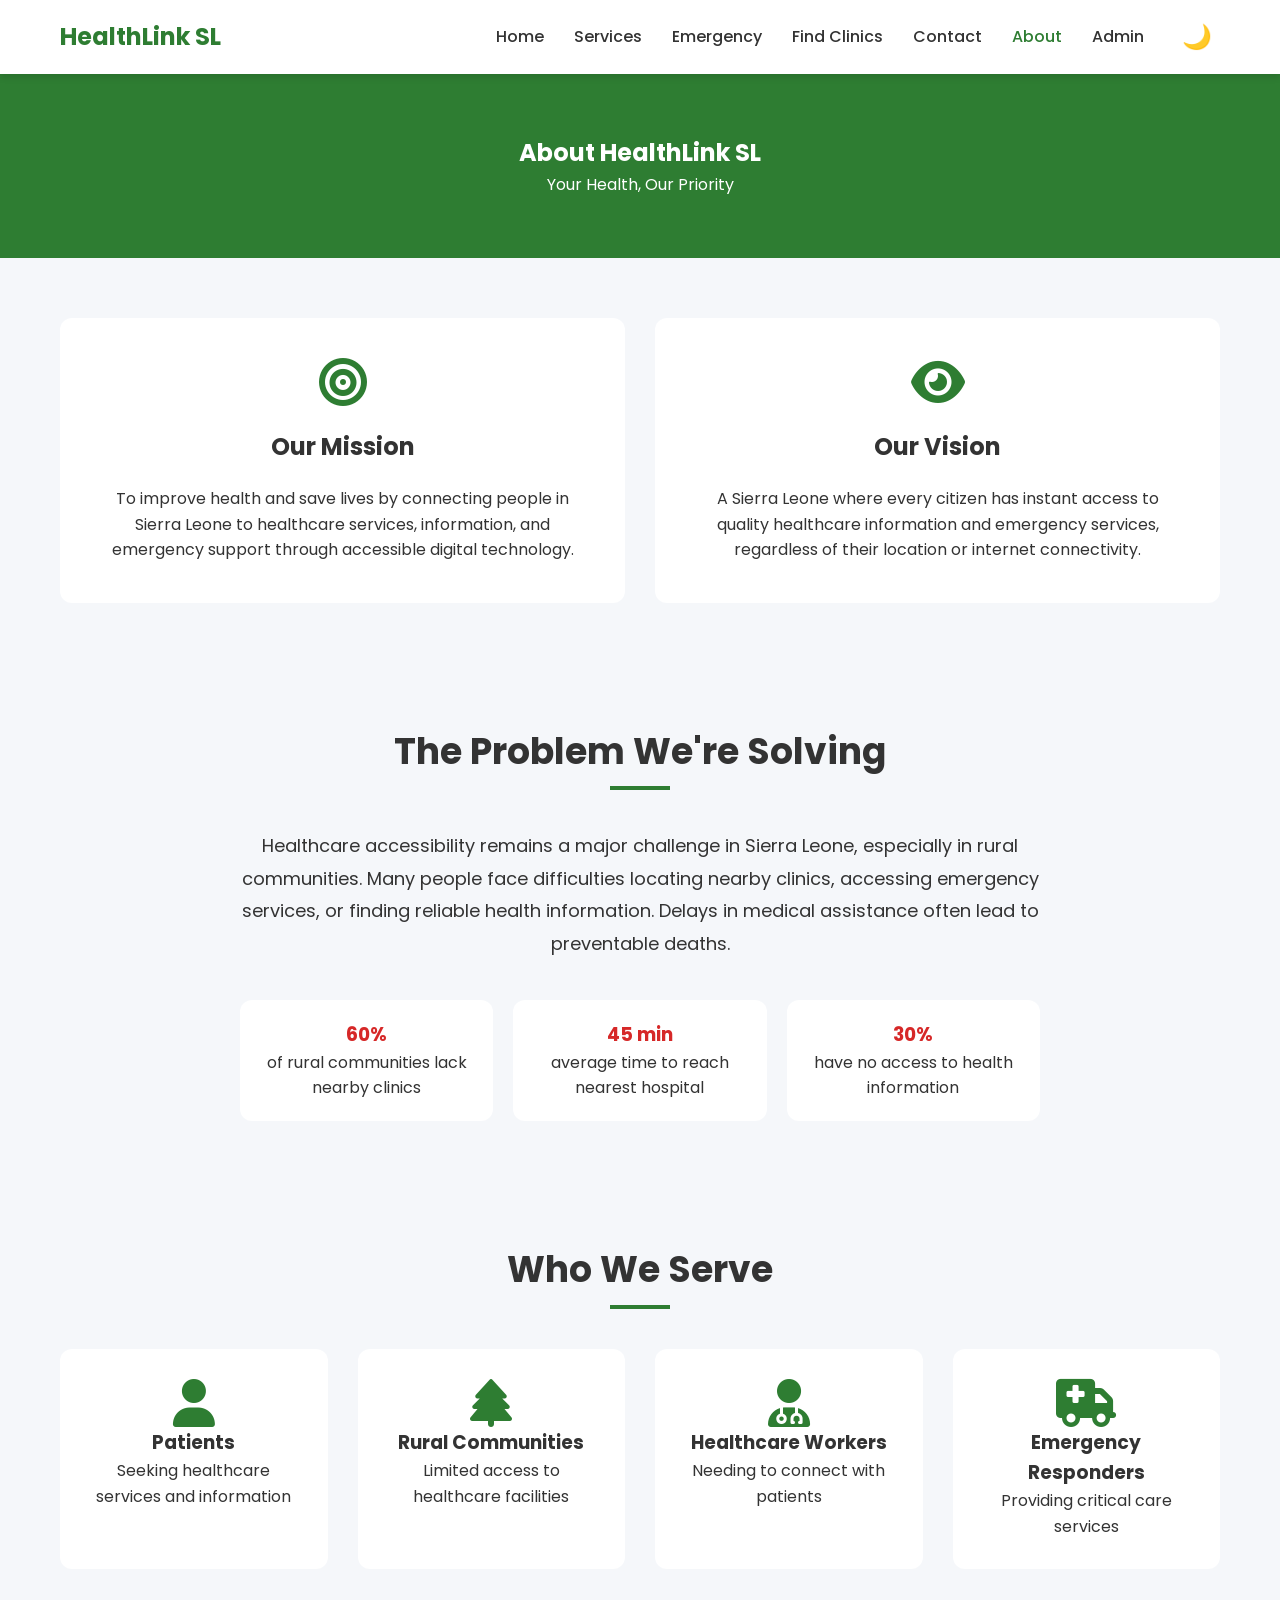
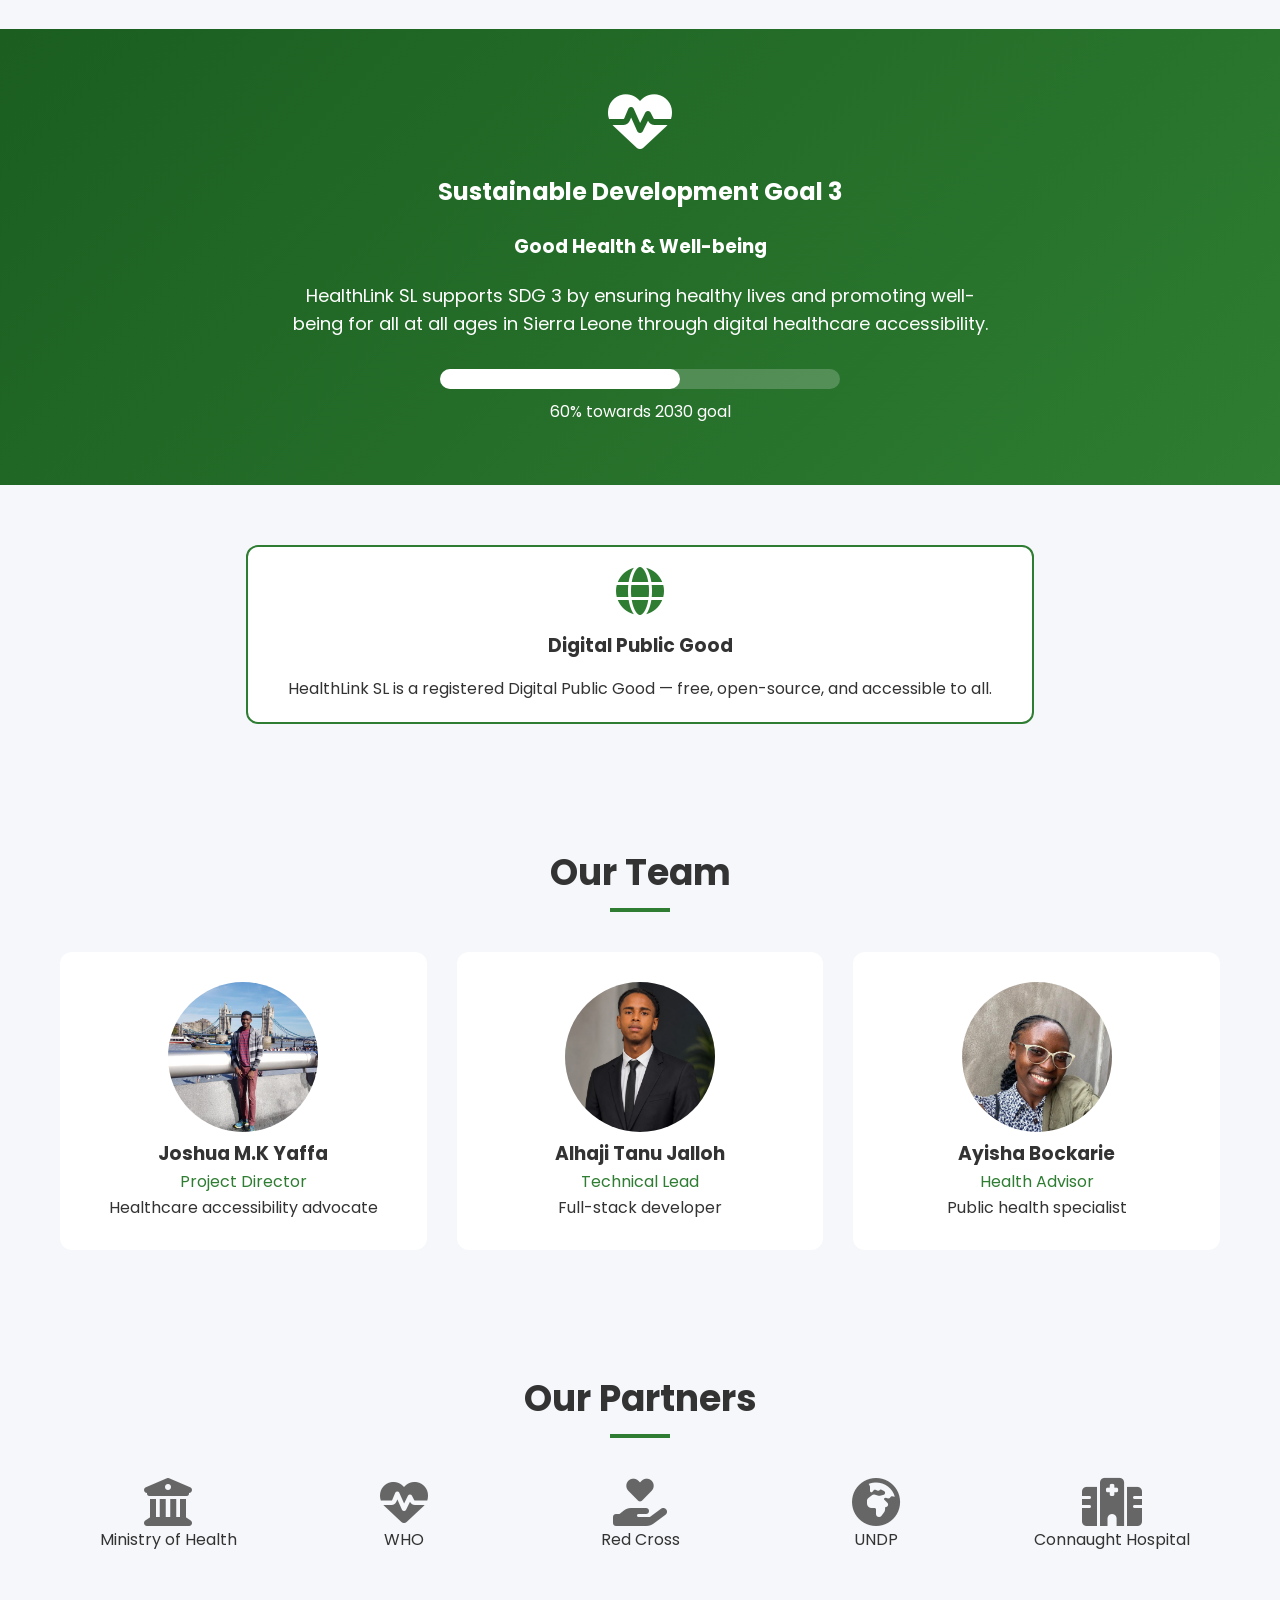
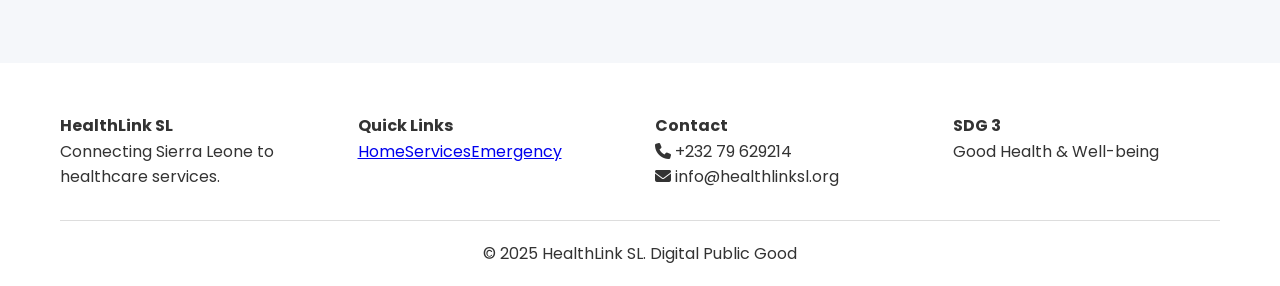
<file: about.html>
<!DOCTYPE html>
<html lang="en">
<head>
    <meta charset="UTF-8">
    <meta name="viewport" content="width=device-width, initial-scale=1.0">
    <title>HealthLink SL | About Us</title>
    <link rel="stylesheet" href="css/style.css">
    <link rel="stylesheet" href="https://cdnjs.cloudflare.com/ajax/libs/font-awesome/6.4.0/css/all.min.css">
    <link href="https://fonts.googleapis.com/css2?family=Poppins:wght@300;400;500;600;700&display=swap" rel="stylesheet">
    <link rel="manifest" href="manifest.json">
    <script>
    function googleTranslateElementInit() {
        new google.translate.TranslateElement({
            pageLanguage: 'en',
            includedLanguages: 'en,fr,ar,zh',
            layout: google.translate.TranslateElement.InlineLayout.SIMPLE
        }, 'google_translate_element');
    }
    </script>
    <script src="//translate.google.com/translate_a/element.js?cb=googleTranslateElementInit"></script>
</head>
<body>

<nav class="navbar">
    <div class="nav-container">
        <div class="logo"><span style="color:#2E7D32; font-size: 24px; font-weight: 700;">HealthLink SL</span></div>
        <div class="hamburger"><span></span><span></span><span></span></div>
        <div class="nav-menu">
            <a href="index.html">Home</a>
            <a href="services.html">Services</a>
            <a href="emergency.html">Emergency</a>
            <a href="clinics.html">Find Clinics</a>
            <a href="contact.html">Contact</a>
            <a href="about.html" class="active">About</a>
            <a href="admin.html">Admin</a>
            <button class="dark-mode-toggle">🌙</button>
        </div>
    </div>
</nav>

<section class="page-header" style="background: var(--primary); color: white; padding: 60px 0; text-align: center;">
    <div class="container">
        <h1>About HealthLink SL</h1>
        <p>Your Health, Our Priority</p>
    </div>
</section>

<section class="mission-vision" style="padding: 60px 0;">
    <div class="container">
        <div style="display: grid; grid-template-columns: 1fr 1fr; gap: 30px;">
            <div style="background: var(--bg-white); padding: 40px; border-radius: 12px; text-align: center;">
                <i class="fas fa-bullseye" style="font-size: 48px; color: var(--primary);"></i>
                <h2 style="margin: 20px 0;">Our Mission</h2>
                <p>To improve health and save lives by connecting people in Sierra Leone to healthcare services, information, and emergency support through accessible digital technology.</p>
            </div>
            <div style="background: var(--bg-white); padding: 40px; border-radius: 12px; text-align: center;">
                <i class="fas fa-eye" style="font-size: 48px; color: var(--primary);"></i>
                <h2 style="margin: 20px 0;">Our Vision</h2>
                <p>A Sierra Leone where every citizen has instant access to quality healthcare information and emergency services, regardless of their location or internet connectivity.</p>
            </div>
        </div>
    </div>
</section>

<section class="problem" style="padding: 60px 0; background: var(--bg-light);">
    <div class="container">
        <h2 class="section-title">The Problem We're Solving</h2>
        <div style="max-width: 800px; margin: 0 auto; text-align: center;">
            <p style="font-size: 18px; line-height: 1.8;">Healthcare accessibility remains a major challenge in Sierra Leone, especially in rural communities. Many people face difficulties locating nearby clinics, accessing emergency services, or finding reliable health information. Delays in medical assistance often lead to preventable deaths.</p>
            <div style="display: grid; grid-template-columns: repeat(3, 1fr); gap: 20px; margin-top: 40px;">
                <div style="background: var(--bg-white); padding: 20px; border-radius: 12px;">
                    <h3 style="color: var(--emergency);">60%</h3>
                    <p>of rural communities lack nearby clinics</p>
                </div>
                <div style="background: var(--bg-white); padding: 20px; border-radius: 12px;">
                    <h3 style="color: var(--emergency);">45 min</h3>
                    <p>average time to reach nearest hospital</p>
                </div>
                <div style="background: var(--bg-white); padding: 20px; border-radius: 12px;">
                    <h3 style="color: var(--emergency);">30%</h3>
                    <p>have no access to health information</p>
                </div>
            </div>
        </div>
    </div>
</section>

<section class="target-users" style="padding: 60px 0;">
    <div class="container">
        <h2 class="section-title">Who We Serve</h2>
        <div style="display: grid; grid-template-columns: repeat(4, 1fr); gap: 30px;">
            <div style="text-align: center; padding: 30px; background: var(--bg-white); border-radius: 12px;">
                <i class="fas fa-user" style="font-size: 48px; color: var(--primary);"></i>
                <h3>Patients</h3>
                <p>Seeking healthcare services and information</p>
            </div>
            <div style="text-align: center; padding: 30px; background: var(--bg-white); border-radius: 12px;">
                <i class="fas fa-tree" style="font-size: 48px; color: var(--primary);"></i>
                <h3>Rural Communities</h3>
                <p>Limited access to healthcare facilities</p>
            </div>
            <div style="text-align: center; padding: 30px; background: var(--bg-white); border-radius: 12px;">
                <i class="fas fa-user-md" style="font-size: 48px; color: var(--primary);"></i>
                <h3>Healthcare Workers</h3>
                <p>Needing to connect with patients</p>
            </div>
            <div style="text-align: center; padding: 30px; background: var(--bg-white); border-radius: 12px;">
                <i class="fas fa-ambulance" style="font-size: 48px; color: var(--primary);"></i>
                <h3>Emergency Responders</h3>
                <p>Providing critical care services</p>
            </div>
        </div>
    </div>
</section>

<section class="sdg" style="padding: 60px 0; background: linear-gradient(135deg, #1B5E20, #2E7D32); color: white;">
    <div class="container" style="text-align: center;">
        <i class="fas fa-heartbeat" style="font-size: 64px; margin-bottom: 20px;"></i>
        <h2>Sustainable Development Goal 3</h2>
        <h3 style="margin: 20px 0;">Good Health & Well-being</h3>
        <p style="max-width: 700px; margin: 0 auto; font-size: 18px;">HealthLink SL supports SDG 3 by ensuring healthy lives and promoting well-being for all at all ages in Sierra Leone through digital healthcare accessibility.</p>
        <div style="margin-top: 30px;">
            <div style="background: rgba(255,255,255,0.2); border-radius: 30px; height: 20px; max-width: 400px; margin: 0 auto;">
                <div style="background: white; width: 60%; height: 20px; border-radius: 30px;"></div>
            </div>
            <p style="margin-top: 10px;">60% towards 2030 goal</p>
        </div>
    </div>
</section>

<section class="dpg" style="padding: 60px 0;">
    <div class="container" style="text-align: center;">
        <div style="display: inline-block; padding: 20px 40px; background: var(--bg-white); border-radius: 12px; border: 2px solid var(--primary);">
            <i class="fas fa-globe" style="font-size: 48px; color: var(--primary);"></i>
            <h3 style="margin: 15px 0;">Digital Public Good</h3>
            <p>HealthLink SL is a registered Digital Public Good — free, open-source, and accessible to all.</p>
        </div>
    </div>
</section>

<section class="team" style="padding: 60px 0; background: var(--bg-light);">
    <div class="container">
        <h2 class="section-title">Our Team</h2>
        <div style="display: grid; grid-template-columns: repeat(3, 1fr); gap: 30px;">
            <div style="text-align: center; background: var(--bg-white); padding: 30px; border-radius: 12px;">
                <img src="Image/joshua.jpg" alt="Team Member" style="width: 150px; height: 150px; border-radius: 50%; object-fit: cover;">
                <h3>Joshua M.K Yaffa</h3>
                <p style="color: var(--primary);">Project Director</p>
                <p>Healthcare accessibility advocate</p>
            </div>
            <div style="text-align: center; background: var(--bg-white); padding: 30px; border-radius: 12px;">
                <img src="Image/Tanu jalloh img.jpeg" alt="Team Member" style="width: 150px; height: 150px; border-radius: 50%; object-fit: cover;">
                <h3>Alhaji Tanu Jalloh</h3>
                <p style="color: var(--primary);">Technical Lead</p>
                <p>Full-stack developer</p>
            </div>
            <div style="text-align: center; background: var(--bg-white); padding: 30px; border-radius: 12px;">
                <img src="Image/ayisha.jpg" alt="Team Member" style="width: 150px; height: 150px; border-radius: 50%; object-fit: cover;">
                <h3>Ayisha Bockarie</h3>
                <p style="color: var(--primary);">Health Advisor</p>
                <p>Public health specialist</p>
            </div>
        </div>
    </div>
</section>

<section class="partners" style="padding: 60px 0;">
    <div class="container">
        <h2 class="section-title">Our Partners</h2>
        <div style="display: grid; grid-template-columns: repeat(5, 1fr); gap: 20px; text-align: center; align-items: center;">
            <div><i class="fas fa-university" style="font-size: 48px; color: #666;"></i><p>Ministry of Health</p></div>
            <div><i class="fas fa-heartbeat" style="font-size: 48px; color: #666;"></i><p>WHO</p></div>
            <div><i class="fas fa-hand-holding-heart" style="font-size: 48px; color: #666;"></i><p>Red Cross</p></div>
            <div><i class="fas fa-globe-africa" style="font-size: 48px; color: #666;"></i><p>UNDP</p></div>
            <div><i class="fas fa-hospital" style="font-size: 48px; color: #666;"></i><p>Connaught Hospital</p></div>
        </div>
    </div>
</section>

<footer class="footer">
    <div class="container">
        <div class="footer-grid">
            <div><h4>HealthLink SL</h4><p>Connecting Sierra Leone to healthcare services.</p></div>
            <div><h4>Quick Links</h4><a href="index.html">Home</a><a href="services.html">Services</a><a href="emergency.html">Emergency</a></div>
            <div><h4>Contact</h4><p><i class="fas fa-phone"></i> +232 79 629214</p><p><i class="fas fa-envelope"></i> info@healthlinksl.org</p></div>
            <div><h4>SDG 3</h4><p>Good Health & Well-being</p><div id="google_translate_element"></div></div>
        </div>
        <div class="copyright"><p>&copy; 2025 HealthLink SL. Digital Public Good</p></div>
    </div>
</footer>

<script src="js/main.js"></script>
<!-- DARK MODE FIX -->
<script>
(function() {
    const darkModeBtn = document.querySelector('.dark-mode-toggle');
    if (!darkModeBtn) return;
    function setTheme(theme) {
        if (theme === 'dark') {
            document.documentElement.setAttribute('data-theme', 'dark');
            darkModeBtn.innerHTML = '☀️';
            localStorage.setItem('darkMode', 'enabled');
        } else {
            document.documentElement.removeAttribute('data-theme');
            darkModeBtn.innerHTML = '🌙';
            localStorage.setItem('darkMode', 'disabled');
        }
    }
    const savedMode = localStorage.getItem('darkMode');
    setTheme(savedMode === 'enabled' ? 'dark' : 'light');
    darkModeBtn.onclick = function(e) {
        e.preventDefault();
        const isDark = document.documentElement.getAttribute('data-theme') === 'dark';
        setTheme(isDark ? 'light' : 'dark');
    };
})();
</script>
</body>
</html>
</file>
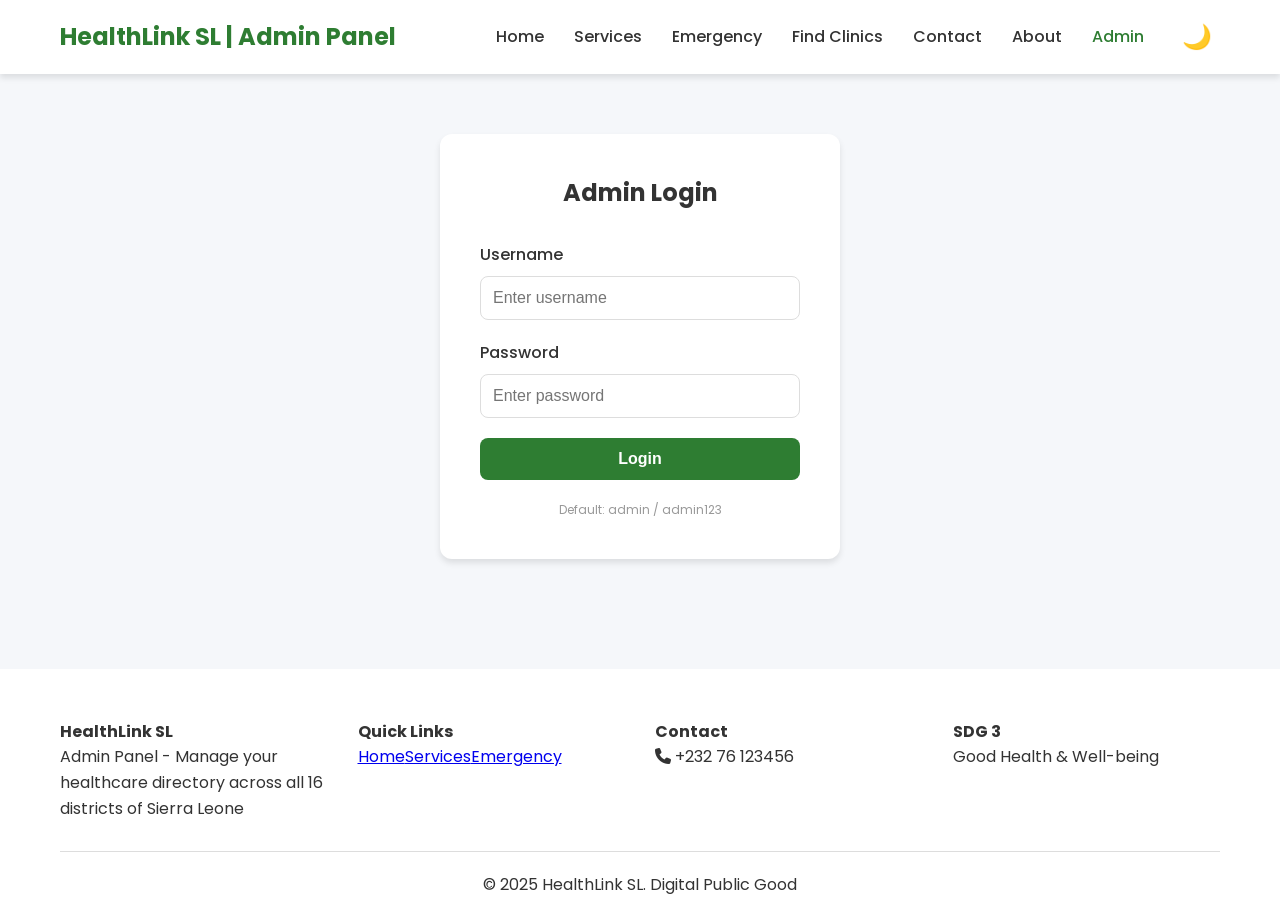
<file: admin.html>
<!DOCTYPE html>
<html lang="en">
<head>
    <meta charset="UTF-8">
    <meta name="viewport" content="width=device-width, initial-scale=1.0">
    <title>HealthLink SL | Admin Panel</title>
    <link rel="stylesheet" href="css/style.css">
    <link rel="stylesheet" href="https://cdnjs.cloudflare.com/ajax/libs/font-awesome/6.4.0/css/all.min.css">
    <link href="https://fonts.googleapis.com/css2?family=Poppins:wght@300;400;500;600;700&display=swap" rel="stylesheet">
    <link rel="manifest" href="manifest.json">
    <style>
        .admin-sidebar {
            background: var(--bg-white);
            border-radius: 12px;
            padding: 20px 0;
            box-shadow: var(--shadow);
        }
        .admin-sidebar .nav-item {
            display: flex;
            align-items: center;
            gap: 12px;
            padding: 14px 24px;
            width: 100%;
            border: none;
            background: transparent;
            cursor: pointer;
            font-size: 15px;
            font-weight: 500;
            color: var(--text);
            transition: all 0.3s ease;
            text-align: left;
            border-left: 3px solid transparent;
        }
        .admin-sidebar .nav-item:hover {
            background: var(--bg-light);
            color: var(--primary);
        }
        .admin-sidebar .nav-item.active {
            background: var(--bg-light);
            color: var(--primary);
            border-left-color: var(--primary);
        }
        .admin-sidebar .nav-item i {
            width: 24px;
            font-size: 18px;
        }
        .admin-sidebar .nav-item.logout {
            color: var(--emergency);
            margin-top: 20px;
            border-top: 1px solid #eee;
            padding-top: 20px;
        }
        .admin-sidebar .nav-item.logout:hover {
            background: #ffebee;
            color: var(--emergency);
        }
        .admin-content {
            background: var(--bg-white);
            border-radius: 12px;
            padding: 25px;
            box-shadow: var(--shadow);
            min-height: 500px;
        }
        .admin-layout {
            display: grid;
            grid-template-columns: 260px 1fr;
            gap: 25px;
        }
        .stats-card {
            background: var(--bg-white);
            padding: 20px;
            border-radius: 12px;
            text-align: center;
            box-shadow: var(--shadow);
            transition: transform 0.3s ease;
        }
        .stats-card:hover {
            transform: translateY(-5px);
        }
        .stats-card i {
            font-size: 36px;
            color: var(--primary);
            margin-bottom: 10px;
        }
        .stats-card h3 {
            font-size: 28px;
            margin: 10px 0;
        }
        .welcome-banner {
            background: linear-gradient(135deg, var(--primary), var(--primary-dark));
            color: white;
            padding: 20px 25px;
            border-radius: 12px;
            margin-bottom: 25px;
            display: flex;
            justify-content: space-between;
            align-items: center;
            flex-wrap: wrap;
        }
        .role-badge {
            background: rgba(255,255,255,0.2);
            padding: 5px 15px;
            border-radius: 20px;
            font-size: 12px;
        }
        @media (max-width: 768px) {
            .admin-layout { grid-template-columns: 1fr; }
            .admin-sidebar .nav-item { padding: 12px 20px; }
            .stats-grid { grid-template-columns: repeat(2, 1fr) !important; }
        }
        .data-table {
            width: 100%;
            border-collapse: collapse;
        }
        .data-table th, .data-table td {
            padding: 12px;
            text-align: left;
            border-bottom: 1px solid #eee;
        }
        .data-table th {
            background: var(--bg-light);
            font-weight: 600;
            position: sticky;
            top: 0;
        }
        .data-table tr:hover {
            background: var(--bg-light);
        }
        .search-filter-bar {
            display: flex;
            justify-content: space-between;
            align-items: center;
            flex-wrap: wrap;
            gap: 15px;
            margin-bottom: 20px;
        }
        .search-box-admin {
            display: flex;
            gap: 10px;
            flex: 1;
            max-width: 400px;
        }
        .search-box-admin input {
            flex: 1;
            padding: 10px 15px;
            border: 1px solid #ddd;
            border-radius: 8px;
        }
        .filter-select {
            padding: 10px 15px;
            border: 1px solid #ddd;
            border-radius: 8px;
            background: var(--bg-white);
        }
        .message-card {
            background: var(--bg-light);
            padding: 15px;
            margin-bottom: 10px;
            border-radius: 8px;
            border-left: 4px solid var(--primary);
        }
        .ambulance-card {
            background: #ffebee;
            padding: 15px;
            margin-bottom: 10px;
            border-radius: 8px;
            border-left: 4px solid #D62828;
        }
        .appointment-card {
            background: #e3f2fd;
            padding: 15px;
            margin-bottom: 10px;
            border-radius: 8px;
            border-left: 4px solid #1976D2;
        }
        .admin-form { max-width: 500px; }
        .admin-form .form-group { margin-bottom: 20px; }
        .admin-form label { display: block; margin-bottom: 8px; font-weight: 500; }
        .admin-form input, .admin-form select {
            width: 100%;
            padding: 12px;
            border: 1px solid #ddd;
            border-radius: 8px;
        }
        .btn-sm { padding: 5px 12px; font-size: 12px; }
        .table-container { overflow-x: auto; max-height: 500px; overflow-y: auto; }
        .clinic-count-badge {
            background: var(--primary);
            color: white;
            padding: 2px 8px;
            border-radius: 20px;
            font-size: 12px;
            margin-left: 10px;
        }
        .district-chip {
            background: var(--bg-light);
            padding: 2px 8px;
            border-radius: 20px;
            font-size: 11px;
            display: inline-block;
        }
    </style>
</head>
<body>

<nav class="navbar">
    <div class="nav-container">
        <div class="logo"><span style="color:#2E7D32; font-size: 24px; font-weight: 700;">HealthLink SL | Admin Panel</span></div>
        <div class="hamburger"><span></span><span></span><span></span></div>
        <div class="nav-menu">
            <a href="index.html">Home</a>
            <a href="services.html">Services</a>
            <a href="emergency.html">Emergency</a>
            <a href="clinics.html">Find Clinics</a>
            <a href="contact.html">Contact</a>
            <a href="about.html">About</a>
            <a href="admin.html" class="active">Admin</a>
            <button class="dark-mode-toggle">🌙</button>
        </div>
    </div>
</nav>

<section id="loginSection" class="admin-login" style="padding: 60px 0;">
    <div class="container">
        <div style="max-width: 400px; margin: 0 auto; background: var(--bg-white); padding: 40px; border-radius: 12px; box-shadow: var(--shadow);">
            <h2 style="text-align: center; margin-bottom: 30px;">Admin Login</h2>
            <form id="adminLoginForm">
                <div class="form-group">
                    <label>Username</label>
                    <input type="text" id="adminUsername" required placeholder="Enter username">
                </div>
                <div class="form-group">
                    <label>Password</label>
                    <input type="password" id="adminPassword" required placeholder="Enter password">
                </div>
                <button type="submit" class="btn btn-primary" style="width: 100%;">Login</button>
            </form>
            <p style="text-align: center; margin-top: 20px; font-size: 12px; color: #999;">Default: admin / admin123</p>
        </div>
    </div>
</section>

<section id="adminDashboard" style="display: none; padding: 40px 0;">
    <div class="container">
        <div class="welcome-banner">
            <div>
                <h2><i class="fas fa-user-shield"></i> Welcome, <span id="currentAdminName">Admin</span></h2>
                <p>Manage your healthcare directory across all 16 districts of Sierra Leone</p>
            </div>
            <div>
                <span class="role-badge" id="currentAdminRole">SUPER ADMIN</span>
            </div>
        </div>
        
        <div class="stats-grid" style="display: grid; grid-template-columns: repeat(4, 1fr); gap: 20px; margin-bottom: 30px;">
            <div class="stats-card">
                <i class="fas fa-hospital"></i>
                <h3 id="totalClinics">0</h3>
                <p>Total Clinics</p>
            </div>
            <div class="stats-card">
                <i class="fas fa-check-circle"></i>
                <h3 id="verifiedClinics">0</h3>
                <p>Verified Clinics</p>
            </div>
            <div class="stats-card">
                <i class="fas fa-map-marker-alt"></i>
                <h3 id="totalDistricts">0</h3>
                <p>Districts Covered</p>
            </div>
            <div class="stats-card">
                <i class="fas fa-envelope"></i>
                <h3 id="totalMessages">0</h3>
                <p>Total Messages</p>
            </div>
        </div>
        
        <div class="admin-layout">
            <div class="admin-sidebar">
                <button class="nav-item active" data-tab="clinics"><i class="fas fa-hospital"></i> Manage Clinics</button>
                <button class="nav-item" data-tab="add"><i class="fas fa-plus-circle"></i> Add New Clinic</button>
                <button class="nav-item" data-tab="messages"><i class="fas fa-envelope"></i> Messages <span id="messageBadge" style="background: var(--emergency); color: white; border-radius: 50%; padding: 2px 8px; font-size: 10px; margin-left: auto;">0</span></button>
                <button class="nav-item" data-tab="admins"><i class="fas fa-users"></i> Manage Admins</button>
                <button class="nav-item" data-tab="settings"><i class="fas fa-user-cog"></i> My Settings</button>
                <button class="nav-item" data-tab="backup"><i class="fas fa-database"></i> Backup & Export</button>
                <button class="nav-item logout" id="logoutBtn"><i class="fas fa-sign-out-alt"></i> Logout</button>
            </div>
            
            <div class="admin-content">
                <div id="clinicsTab" class="tab-content active">
                    <h3><i class="fas fa-hospital"></i> Manage Clinics <span class="clinic-count-badge" id="headerClinicCount">0</span></h3>
                    <p>View, edit, and delete clinics across all <strong>16 districts</strong> of Sierra Leone.</p>
                    
                    <div class="search-filter-bar">
                        <div class="search-box-admin">
                            <input type="text" id="adminSearch" placeholder="Search by name or address...">
                            <i class="fas fa-search" style="align-self: center; color: #999;"></i>
                        </div>
                        <select id="adminDistrictFilter" class="filter-select">
                            <option value="all">All 16 Districts</option>
                            <option value="Western Area Urban">🏙️ Western Area Urban (Freetown)</option>
                            <option value="Western Area Rural">🌾 Western Area Rural</option>
                            <option value="Bo">🏥 Bo</option>
                            <option value="Bombali">🏥 Bombali (Makeni)</option>
                            <option value="Kenema">🏥 Kenema</option>
                            <option value="Kono">⛰️ Kono</option>
                            <option value="Port Loko">🚢 Port Loko</option>
                            <option value="Tonkolili">🌾 Tonkolili</option>
                            <option value="Kailahun">🌴 Kailahun</option>
                            <option value="Koinadugu">⛰️ Koinadugu (Kabala)</option>
                            <option value="Moyamba">🌴 Moyamba</option>
                            <option value="Pujehun">🌴 Pujehun</option>
                            <option value="Bonthe">🏝️ Bonthe</option>
                            <option value="Falaba">⛰️ Falaba</option>
                            <option value="Karene">🌾 Karene</option>
                        </select>
                    </div>
                    
                    <div style="margin-bottom: 15px; font-size: 13px; color: #666;">
                        Showing <span id="filteredCount">0</span> of <span id="totalCount">0</span> clinics
                    </div>
                    
                    <div class="table-container">
                        <table class="data-table">
                            <thead>
                                <tr><th>ID</th><th>Name</th><th>District</th><th>Phone</th><th>Type</th><th>Verified</th><th>Actions</th></tr>
                            </thead>
                            <tbody id="clinicsTableBody"></tbody>
                        </table>
                    </div>
                </div>
                
                <div id="addTab" class="tab-content" style="display: none;">
                    <h3><i class="fas fa-plus-circle"></i> Add New Clinic</h3>
                    <form id="addClinicForm" class="admin-form">
                        <div class="form-group"><label>Clinic Name *</label><input type="text" id="newName" required></div>
                        <div class="form-group">
                            <label>District *</label>
                            <select id="newDistrict" required>
                                <option value="">Select District</option>
                                <option value="Western Area Urban">Western Area Urban (Freetown)</option>
                                <option value="Western Area Rural">Western Area Rural</option>
                                <option value="Bo">Bo</option>
                                <option value="Bombali">Bombali (Makeni)</option>
                                <option value="Kenema">Kenema</option>
                                <option value="Kono">Kono</option>
                                <option value="Port Loko">Port Loko</option>
                                <option value="Tonkolili">Tonkolili</option>
                                <option value="Kailahun">Kailahun</option>
                                <option value="Koinadugu">Koinadugu</option>
                                <option value="Moyamba">Moyamba</option>
                                <option value="Pujehun">Pujehun</option>
                                <option value="Bonthe">Bonthe</option>
                                <option value="Falaba">Falaba</option>
                                <option value="Karene">Karene</option>
                            </select>
                        </div>
                        <div class="form-group"><label>Address *</label><input type="text" id="newAddress" required></div>
                        <div class="form-group"><label>Phone Number *</label><input type="tel" id="newPhone" required></div>
                        <div class="form-group"><label>Type</label><select id="newType"><option value="Public">Public</option><option value="Private">Private</option><option value="NGO">NGO</option></select></div>
                        <div class="form-group"><label>Latitude</label><input type="text" id="newLat" placeholder="8.4844"></div>
                        <div class="form-group"><label>Longitude</label><input type="text" id="newLng" placeholder="-13.2344"></div>
                        <div class="form-group"><label>Services</label><input type="text" id="newServices" placeholder="Emergency, Maternity"></div>
                        <button type="submit" class="btn btn-primary">Add Clinic</button>
                    </form>
                </div>
                
                <div id="messagesTab" class="tab-content" style="display: none;">
                    <h3><i class="fas fa-envelope"></i> Messages</h3>
                    <h4>📧 Contact Form Messages</h4>
                    <div id="messagesList"></div>
                    <h4>🚑 Ambulance Requests</h4>
                    <div id="ambulanceRequestsList"></div>
                    <h4>📅 Appointment Requests</h4>
                    <div id="appointmentsList"></div>
                    <div style="margin-top: 30px; padding: 15px; background: var(--bg-light); border-radius: 8px;">
                        <p><strong>📊 Statistics:</strong> 📧 <span id="statContact">0</span> | 🚑 <span id="statAmbulance">0</span> | 📅 <span id="statAppointment">0</span></p>
                    </div>
                </div>
                
                <div id="adminsTab" class="tab-content" style="display: none;">
                    <h3><i class="fas fa-users"></i> Manage Admins</h3>
                    <div class="table-container">
                        <table class="data-table">
                            <thead><tr><th>Username</th><th>Role</th><th>Created</th><th>Actions</th></tr></thead>
                            <tbody id="adminUsersList"></tbody>
                        </table>
                    </div>
                    <h4 style="margin-top: 30px;">Add New Admin</h4>
                    <form id="addAdminForm" class="admin-form">
                        <div class="form-group"><label>Username</label><input type="text" id="newAdminUsername" required></div>
                        <div class="form-group"><label>Password</label><input type="password" id="newAdminPassword" required></div>
                        <div class="form-group"><label>Confirm Password</label><input type="password" id="newAdminConfirmPassword" required></div>
                        <div class="form-group"><label>Role</label><select id="newAdminRole"><option value="admin">Admin</option><option value="super_admin">Super Admin</option></select></div>
                        <button type="submit" class="btn btn-primary">Add Admin</button>
                    </form>
                </div>
                
                <div id="settingsTab" class="tab-content" style="display: none;">
                    <h3><i class="fas fa-user-cog"></i> My Settings</h3>
                    <form id="settingsForm" class="admin-form">
                        <div class="form-group"><label>New Username</label><input type="text" id="settingUsername" placeholder="Leave blank to keep current"></div>
                        <div class="form-group"><label>Current Password *</label><input type="password" id="currentPassword" required></div>
                        <div class="form-group"><label>New Password</label><input type="password" id="settingPassword" placeholder="Leave blank to keep same"></div>
                        <div class="form-group"><label>Confirm New Password</label><input type="password" id="settingConfirmPassword"></div>
                        <button type="submit" class="btn btn-primary">Save Settings</button>
                    </form>
                </div>
                
                <div id="backupTab" class="tab-content" style="display: none;">
                    <h3><i class="fas fa-database"></i> Backup & Export</h3>
                    <div style="display: flex; flex-direction: column; gap: 15px;">
                        <button id="exportJSON" class="btn btn-primary"><i class="fas fa-file-json"></i> Export Clinics as JSON</button>
                        <button id="exportCSV" class="btn btn-primary"><i class="fas fa-file-csv"></i> Export Clinics as CSV</button>
                        <button id="exportMessages" class="btn btn-primary"><i class="fas fa-envelope"></i> Export All Messages</button>
                        <button id="exportAdmins" class="btn btn-primary"><i class="fas fa-users"></i> Export Admin List</button>
                        <hr>
                        <button id="resetToDefault" class="btn btn-emergency" onclick="confirmReset()"><i class="fas fa-undo"></i> Reset to Default Clinics</button>
                        <button id="clearAllMessages" class="btn btn-emergency" onclick="clearAllMessages()"><i class="fas fa-trash"></i> Clear All Messages</button>
                    </div>
                </div>
            </div>
        </div>
    </div>
</section>

<footer class="footer">
    <div class="container">
        <div class="footer-grid">
            <div><h4>HealthLink SL</h4><p>Admin Panel - Manage your healthcare directory across all 16 districts of Sierra Leone</p></div>
            <div><h4>Quick Links</h4><a href="index.html">Home</a><a href="services.html">Services</a><a href="emergency.html">Emergency</a></div>
            <div><h4>Contact</h4><p><i class="fas fa-phone"></i> +232 76 123456</p></div>
            <div><h4>SDG 3</h4><p>Good Health & Well-being</p></div>
        </div>
        <div class="copyright"><p>&copy; 2025 HealthLink SL. Digital Public Good</p></div>
    </div>
</footer>

<script src="js/main.js"></script>
<script>
    // ============================================
    // COMPLETE CLINIC DATABASE - ALL 16 DISTRICTS
    // ============================================
    
    let masterClinics = [];
    let adminUsers = [];
    let currentLoggedInAdmin = null;
    
    // The 16 Districts of Sierra Leone
    const DISTRICTS = [
        "Western Area Urban",
        "Western Area Rural", 
        "Bo",
        "Bombali",
        "Kenema",
        "Kono",
        "Port Loko",
        "Tonkolili",
        "Kailahun",
        "Koinadugu",
        "Moyamba",
        "Pujehun",
        "Bonthe",
        "Falaba",
        "Karene"
    ];
    
    function generateAllClinics() {
        const clinics = [];
        let id = 1;
        
        // ===== MAJOR HOSPITALS BY DISTRICT (Corrected) =====
        const majorHospitals = [
            // Western Area Urban (Freetown) - 6 major hospitals
            { name: "Connaught Government Hospital", district: "Western Area Urban", address: "1 Percival Street, Freetown", phone: "+232 76 865597", type: "Public", lat: 8.4844, lng: -13.2344, rating: 4.5, verified: true },
            { name: "Choithrams Memorial Hospital", district: "Western Area Urban", address: "Hill Station, Freetown", phone: "+232 76 980000", type: "Private", lat: 8.3963, lng: -13.2370, rating: 4.8, verified: true },
            { name: "Emergency Hospital Goderich", district: "Western Area Urban", address: "Peninsular Road, Goderich", phone: "+232 76 611386", type: "Private", lat: 8.4167, lng: -13.2833, rating: 4.7, verified: true },
            { name: "Life Care Hospital", district: "Western Area Urban", address: "Wilkinson Road, Freetown", phone: "+232 80 220220", type: "Private", lat: 8.4700, lng: -13.2400, rating: 4.6, verified: true },
            { name: "PCMH Hospital", district: "Western Area Urban", address: "Fort Street, Freetown", phone: "+232 76 605678", type: "Public", lat: 8.4860, lng: -13.2320, rating: 4.2, verified: true },
            { name: "Military Hospital", district: "Western Area Urban", address: "Wilberforce Barracks", phone: "+232 76 606789", type: "Public", lat: 8.4700, lng: -13.2450, rating: 4.3, verified: true },
            // Western Area Rural
            { name: "Waterloo Community Hospital", district: "Western Area Rural", address: "Waterloo, Western Rural", phone: "+232 76 650001", type: "Public", lat: 8.3350, lng: -13.0700, rating: 3.9, verified: true },
            // Bo District
            { name: "Bo Government Hospital", district: "Bo", address: "New Gerihun Road, Bo", phone: "+232 76 603456", type: "Public", lat: 7.9667, lng: -11.7333, rating: 4.2, verified: true },
            { name: "Kindoya Hospital", district: "Bo", address: "1 Prince Williams Street, Bo", phone: "+232 33 320666", type: "Private", lat: 7.9650, lng: -11.7350, rating: 4.4, verified: true },
            // Bombali (Makeni)
            { name: "Makeni Regional Hospital", district: "Bombali", address: "Mena Boulevard, Makeni", phone: "+232 76 602345", type: "Public", lat: 8.8833, lng: -12.0500, rating: 4.3, verified: true },
            { name: "Holy Spirit Hospital Makeni", district: "Bombali", address: "Masuba, Makeni", phone: "+232 76 603252", type: "Private", lat: 8.8800, lng: -12.0480, rating: 4.2, verified: true },
            // Kenema
            { name: "Kenema Government Hospital", district: "Kenema", address: "Dama Road, Kenema", phone: "+232 76 601234", type: "Public", lat: 7.8760, lng: -11.1894, rating: 4.2, verified: true },
            // Kono
            { name: "Kono District Hospital", district: "Kono", address: "Sefadu Road, Koidu", phone: "+232 76 604567", type: "Public", lat: 8.6333, lng: -10.9667, rating: 4.0, verified: true },
            // Port Loko
            { name: "Port Loko Government Hospital", district: "Port Loko", address: "Port Loko Town", phone: "+232 76 608901", type: "Public", lat: 8.7667, lng: -12.7833, rating: 3.9, verified: true },
            // Koinadugu
            { name: "Kabala Government Hospital", district: "Koinadugu", address: "Kabala Town", phone: "+232 76 609012", type: "Public", lat: 9.5833, lng: -11.5500, rating: 3.8, verified: true },
            // Kailahun
            { name: "Kailahun District Hospital", district: "Kailahun", address: "Kailahun Town", phone: "+232 76 614567", type: "Public", lat: 8.2833, lng: -10.5667, rating: 3.9, verified: true },
            // Tonkolili
            { name: "Magburaka Government Hospital", district: "Tonkolili", address: "Magburaka Town", phone: "+232 76 610123", type: "Public", lat: 8.6167, lng: -11.9500, rating: 3.7, verified: true },
            // Moyamba
            { name: "Moyamba Government Hospital", district: "Moyamba", address: "Moyamba Town", phone: "+232 76 612345", type: "Public", lat: 8.1667, lng: -12.4333, rating: 3.6, verified: true },
            // Pujehun
            { name: "Pujehun Government Hospital", district: "Pujehun", address: "Pujehun Town", phone: "+232 76 613456", type: "Public", lat: 7.3500, lng: -11.7167, rating: 3.6, verified: true },
            // Bonthe
            { name: "Mattru Jong Hospital", district: "Bonthe", address: "Mattru Jong, Bonthe", phone: "+232 76 615678", type: "Public", lat: 7.5264, lng: -12.5050, rating: 3.5, verified: true },
            // Falaba
            { name: "Bendugu Community Health Center", district: "Falaba", address: "Bendugu, Falaba District", phone: "+232 76 616789", type: "Public", lat: 9.5000, lng: -11.3333, rating: 3.4, verified: true },
            // Karene
            { name: "Kamakwie Health Center", district: "Karene", address: "Kamakwie, Karene District", phone: "+232 76 617890", type: "Public", lat: 9.2500, lng: -12.0000, rating: 3.4, verified: true }
        ];
        
        majorHospitals.forEach(h => {
            clinics.push({ id: id++, ...h, services: ["Emergency", "General Care"], hours: "24/7" });
        });
        
        // ===== GENERATE ADDITIONAL CLINICS FOR EACH DISTRICT =====
        const districtConfigs = [
            { name: "Western Area Urban", startId: 25, endId: 120, latBase: 8.48, lngBase: -13.23, prefix: "Freetown Clinic" },
            { name: "Western Area Rural", startId: 121, endId: 150, latBase: 8.35, lngBase: -13.07, prefix: "Waterloo Health Center" },
            { name: "Bo", startId: 151, endId: 190, latBase: 7.96, lngBase: -11.73, prefix: "Bo Health Center" },
            { name: "Bombali", startId: 191, endId: 230, latBase: 8.88, lngBase: -12.05, prefix: "Makeni Health Center" },
            { name: "Kenema", startId: 231, endId: 265, latBase: 7.87, lngBase: -11.18, prefix: "Kenema Health Post" },
            { name: "Kono", startId: 266, endId: 300, latBase: 8.63, lngBase: -10.96, prefix: "Kono Health Post" },
            { name: "Port Loko", startId: 301, endId: 330, latBase: 8.76, lngBase: -12.78, prefix: "Port Loko Health Center" },
            { name: "Tonkolili", startId: 331, endId: 355, latBase: 8.61, lngBase: -11.95, prefix: "Tonkolili Health Center" },
            { name: "Kailahun", startId: 356, endId: 375, latBase: 8.28, lngBase: -10.57, prefix: "Kailahun Health Center" },
            { name: "Koinadugu", startId: 376, endId: 395, latBase: 9.58, lngBase: -11.55, prefix: "Koinadugu Health Center" },
            { name: "Moyamba", startId: 396, endId: 415, latBase: 8.16, lngBase: -12.43, prefix: "Moyamba Health Center" },
            { name: "Pujehun", startId: 416, endId: 432, latBase: 7.35, lngBase: -11.71, prefix: "Pujehun Health Center" },
            { name: "Bonthe", startId: 433, endId: 448, latBase: 7.52, lngBase: -12.50, prefix: "Bonthe Health Center" },
            { name: "Falaba", startId: 449, endId: 458, latBase: 9.50, lngBase: -11.33, prefix: "Falaba Health Center" },
            { name: "Karene", startId: 459, endId: 468, latBase: 9.25, lngBase: -12.00, prefix: "Karene Health Center" }
        ];
        
        districtConfigs.forEach(config => {
            for (let i = config.startId; i <= config.endId; i++) {
                let num = i - config.startId + 1;
                let typeChoice = num % 3 === 0 ? "Public" : (num % 2 === 0 ? "Private" : "NGO");
                clinics.push({
                    id: i,
                    name: `${config.prefix} ${num}`,
                    district: config.name,
                    address: `${config.name} District, Sierra Leone`,
                    phone: `+232 76 ${700000 + i}`,
                    type: typeChoice,
                    lat: config.latBase + (Math.random() - 0.5) * 0.1,
                    lng: config.lngBase + (Math.random() - 0.5) * 0.1,
                    rating: 3.2 + Math.random() * 1.5,
                    verified: Math.random() > 0.4,
                    services: ["General Care", "Pharmacy"],
                    hours: "8am-6pm"
                });
            }
        });
        
        console.log(`✅ Generated ${clinics.length} clinics across ${DISTRICTS.length} districts`);
        return clinics;
    }
    
    masterClinics = generateAllClinics();
    window.masterClinics = masterClinics;
    
    adminUsers = [
        { id: 1, username: "admin", password: "admin123", role: "super_admin", createdAt: new Date().toLocaleString() },
        { id: 2, username: "john", password: "john123", role: "admin", createdAt: new Date().toLocaleString() }
    ];
    
    function saveClinicsToLocalStorage() { localStorage.setItem('healthlink_clinics', JSON.stringify(masterClinics)); }
    function loadClinicsFromLocalStorage() {
        const saved = localStorage.getItem('healthlink_clinics');
        if (saved && JSON.parse(saved).length > 0) {
            masterClinics = JSON.parse(saved);
            window.masterClinics = masterClinics;
        } else { saveClinicsToLocalStorage(); }
        return masterClinics;
    }
    
    function saveAdmins() { localStorage.setItem('healthlink_admins', JSON.stringify(adminUsers)); }
    function loadAdmins() {
        const saved = localStorage.getItem('healthlink_admins');
        if (saved) adminUsers = JSON.parse(saved);
        else saveAdmins();
        return adminUsers;
    }
    
    function addAdmin(username, password, role) {
        if (adminUsers.find(a => a.username === username)) { alert('Username exists!'); return false; }
        adminUsers.push({ id: Date.now(), username, password, role, createdAt: new Date().toLocaleString() });
        saveAdmins();
        alert('Admin added!');
        renderAdminList();
        return true;
    }
    
    function deleteAdmin(id) {
        const admin = adminUsers.find(a => a.id === id);
        if (admin.username === currentLoggedInAdmin?.username) { alert('Cannot delete yourself!'); return; }
        if (confirm(`Delete "${admin.username}"?`)) {
            adminUsers = adminUsers.filter(a => a.id !== id);
            saveAdmins();
            renderAdminList();
            alert('Admin deleted!');
        }
    }
    
    function updateCurrentAdmin(currentPassword, newUsername, newPassword) {
        const admin = adminUsers.find(a => a.id === currentLoggedInAdmin.id);
        if (admin.password !== currentPassword) { alert('Current password incorrect!'); return false; }
        if (newUsername) admin.username = newUsername;
        if (newPassword) admin.password = newPassword;
        saveAdmins();
        currentLoggedInAdmin = admin;
        sessionStorage.setItem('currentAdmin', JSON.stringify(currentLoggedInAdmin));
        document.getElementById('currentAdminName').textContent = currentLoggedInAdmin.username;
        alert('Settings saved! Please login again.');
        sessionStorage.removeItem('adminLoggedIn');
        checkAdminLogin();
        return true;
    }
    
    function renderAdminList() {
        const tbody = document.getElementById('adminUsersList');
        if (!tbody) return;
        tbody.innerHTML = adminUsers.map(admin => `
            <tr>
                <td style="padding: 10px;">${admin.username} ${admin.username === currentLoggedInAdmin?.username ? '(You)' : ''}</td>
                <td style="padding: 10px;"><span style="background: ${admin.role === 'super_admin' ? '#D62828' : '#2E7D32'}; color: white; padding: 2px 10px; border-radius: 20px;">${admin.role === 'super_admin' ? 'SUPER ADMIN' : 'ADMIN'}</span></td>
                <td style="padding: 10px;">${admin.createdAt}</td>
                <td style="padding: 10px;">${currentLoggedInAdmin?.role === 'super_admin' && admin.username !== currentLoggedInAdmin?.username ? `<button class="btn btn-emergency btn-sm" onclick="deleteAdmin(${admin.id})">Delete</button>` : (currentLoggedInAdmin?.role === 'super_admin' ? 'Self' : 'No permission')}</td>
            </tr>
        `).join('');
    }
    
    function loadClinicsTable() {
        let clinics = window.masterClinics || [];
        const searchTerm = document.getElementById('adminSearch')?.value.toLowerCase() || '';
        const districtFilter = document.getElementById('adminDistrictFilter')?.value || 'all';
        let filtered = clinics.filter(c => {
            if (searchTerm && !c.name.toLowerCase().includes(searchTerm) && !c.address.toLowerCase().includes(searchTerm)) return false;
            if (districtFilter !== 'all' && c.district !== districtFilter) return false;
            return true;
        });
        document.getElementById('filteredCount').textContent = filtered.length;
        document.getElementById('totalCount').textContent = clinics.length;
        document.getElementById('headerClinicCount').textContent = clinics.length;
        
        const tbody = document.getElementById('clinicsTableBody');
        if (tbody) {
            tbody.innerHTML = filtered.map(c => `
                <tr>
                    <td style="padding: 10px;">${c.id}</td>
                    <td style="padding: 10px;">${c.name}</td>
                    <td style="padding: 10px;"><span class="district-chip">${c.district}</span></td>
                    <td style="padding: 10px;">${c.phone}</td>
                    <td style="padding: 10px;"><span style="background: ${c.type === 'Public' ? '#e3f2fd' : (c.type === 'Private' ? '#e8f5e9' : '#fff3e0')}; padding: 2px 8px; border-radius: 20px;">${c.type}</span></td>
                    <td style="padding: 10px;">${c.verified ? '✅ Yes' : '❌ No'}</td>
                    <td style="padding: 10px;">
                        <button class="btn btn-outline btn-sm edit-clinic" data-id="${c.id}" style="margin-right: 5px;"><i class="fas fa-edit"></i> Edit</button>
                        <button class="btn btn-emergency btn-sm delete-clinic" data-id="${c.id}"><i class="fas fa-trash"></i> Delete</button>
                    </td>
                </tr>
            `).join('');
            document.querySelectorAll('.edit-clinic').forEach(btn => btn.addEventListener('click', () => editClinic(parseInt(btn.dataset.id))));
            document.querySelectorAll('.delete-clinic').forEach(btn => btn.addEventListener('click', () => deleteClinic(parseInt(btn.dataset.id))));
        }
    }
    
    function editClinic(id) {
        const clinic = window.masterClinics.find(c => c.id === id);
        if (clinic) {
            const newName = prompt('Edit Clinic Name:', clinic.name);
            if (newName) clinic.name = newName;
            const newPhone = prompt('Edit Phone:', clinic.phone);
            if (newPhone) clinic.phone = newPhone;
            const newAddress = prompt('Edit Address:', clinic.address);
            if (newAddress) clinic.address = newAddress;
            saveClinicsToLocalStorage();
            loadClinicsTable();
            updateStats();
            alert('✅ Clinic updated!');
        }
    }
    
    function deleteClinic(id) {
        if (confirm('Delete this clinic?')) {
            window.masterClinics = window.masterClinics.filter(c => c.id !== id);
            saveClinicsToLocalStorage();
            loadClinicsTable();
            updateStats();
            alert('✅ Clinic deleted!');
        }
    }
    
    function updateStats() {
        const clinics = window.masterClinics || [];
        document.getElementById('totalClinics').textContent = clinics.length;
        document.getElementById('verifiedClinics').textContent = clinics.filter(c => c.verified).length;
        const uniqueDistricts = [...new Set(clinics.map(c => c.district))];
        document.getElementById('totalDistricts').textContent = uniqueDistricts.length;
        const contactMessages = JSON.parse(localStorage.getItem('contactMessages') || '[]');
        const ambulanceRequests = JSON.parse(localStorage.getItem('ambulanceRequests') || '[]');
        const appointments = JSON.parse(localStorage.getItem('appointments') || '[]');
        const total = contactMessages.length + ambulanceRequests.length + appointments.length;
        document.getElementById('totalMessages').textContent = total;
        const badge = document.getElementById('messageBadge');
        if (badge) badge.textContent = total;
    }
    
    function loadAllMessages() {
        const contactMessages = JSON.parse(localStorage.getItem('contactMessages') || '[]');
        const ambulanceRequests = JSON.parse(localStorage.getItem('ambulanceRequests') || '[]');
        const appointments = JSON.parse(localStorage.getItem('appointments') || '[]');
        document.getElementById('statContact').textContent = contactMessages.length;
        document.getElementById('statAmbulance').textContent = ambulanceRequests.length;
        document.getElementById('statAppointment').textContent = appointments.length;
        document.getElementById('messagesList').innerHTML = contactMessages.length ? contactMessages.slice().reverse().map(msg => `<div class="message-card"><strong>${msg.name}</strong> (${msg.email})<br><small>${msg.date}</small><p>${msg.message}</p></div>`).join('') : '<p>No contact messages.</p>';
        document.getElementById('ambulanceRequestsList').innerHTML = ambulanceRequests.length ? ambulanceRequests.slice().reverse().map(req => `<div class="ambulance-card"><strong>🚑 ${req.name}</strong><br>📞 ${req.phone}<br>📍 ${req.location}<br>⏰ ${req.timestamp}</div>`).join('') : '<p>No ambulance requests.</p>';
        document.getElementById('appointmentsList').innerHTML = appointments.length ? appointments.slice().reverse().map(apt => `<div class="appointment-card"><strong>📅 ${apt.name}</strong><br>📞 ${apt.phone}<br>📆 ${apt.date}<br>🏥 ${apt.department}</div>`).join('') : '<p>No appointment requests.</p>';
    }
    
    function checkAdminLogin() {
        const isLoggedIn = sessionStorage.getItem('adminLoggedIn');
        const currentAdmin = sessionStorage.getItem('currentAdmin');
        if (isLoggedIn === 'true' && currentAdmin) {
            currentLoggedInAdmin = JSON.parse(currentAdmin);
            document.getElementById('loginSection').style.display = 'none';
            document.getElementById('adminDashboard').style.display = 'block';
            document.getElementById('currentAdminName').textContent = currentLoggedInAdmin.username;
            document.getElementById('currentAdminRole').textContent = currentLoggedInAdmin.role === 'super_admin' ? 'SUPER ADMIN' : 'ADMIN';
            loadAdminDashboard();
        } else {
            document.getElementById('loginSection').style.display = 'block';
            document.getElementById('adminDashboard').style.display = 'none';
        }
    }
    
    function loadAdminDashboard() {
        loadClinicsTable();
        updateStats();
        loadAllMessages();
        renderAdminList();
    }
    
    document.getElementById('adminLoginForm')?.addEventListener('submit', (e) => {
        e.preventDefault();
        const username = document.getElementById('adminUsername').value;
        const password = document.getElementById('adminPassword').value;
        const admin = adminUsers.find(a => a.username === username && a.password === password);
        if (admin) {
            sessionStorage.setItem('adminLoggedIn', 'true');
            sessionStorage.setItem('currentAdmin', JSON.stringify(admin));
            checkAdminLogin();
        } else alert('Invalid username or password');
    });
    
    document.getElementById('addClinicForm')?.addEventListener('submit', (e) => {
        e.preventDefault();
        const newClinic = {
            id: window.masterClinics.length + 1,
            name: document.getElementById('newName').value,
            district: document.getElementById('newDistrict').value,
            address: document.getElementById('newAddress').value,
            phone: document.getElementById('newPhone').value,
            type: document.getElementById('newType').value,
            lat: parseFloat(document.getElementById('newLat').value) || 8.48,
            lng: parseFloat(document.getElementById('newLng').value) || -13.23,
            rating: 4.0, verified: false,
            services: (document.getElementById('newServices').value || "General Care").split(',').map(s => s.trim()),
            hours: "8am-6pm"
        };
        window.masterClinics.push(newClinic);
        saveClinicsToLocalStorage();
        loadClinicsTable();
        updateStats();
        alert('✅ Clinic added!');
        document.querySelector('.nav-item[data-tab="clinics"]').click();
        e.target.reset();
    });
    
    document.getElementById('addAdminForm')?.addEventListener('submit', (e) => {
        e.preventDefault();
        const username = document.getElementById('newAdminUsername').value;
        const password = document.getElementById('newAdminPassword').value;
        const confirm = document.getElementById('newAdminConfirmPassword').value;
        const role = document.getElementById('newAdminRole').value;
        if (password !== confirm) { alert('Passwords do not match!'); return; }
        addAdmin(username, password, role);
        e.target.reset();
    });
    
    document.getElementById('settingsForm')?.addEventListener('submit', (e) => {
        e.preventDefault();
        const currentPassword = document.getElementById('currentPassword').value;
        const newUsername = document.getElementById('settingUsername').value;
        const newPassword = document.getElementById('settingPassword').value;
        const confirmPassword = document.getElementById('settingConfirmPassword').value;
        if (newPassword && newPassword !== confirmPassword) { alert('New passwords do not match!'); return; }
        updateCurrentAdmin(currentPassword, newUsername, newPassword);
    });
    
    document.querySelectorAll('.nav-item').forEach(tab => {
        tab.addEventListener('click', () => {
            if (tab.id === 'logoutBtn') {
                sessionStorage.removeItem('adminLoggedIn');
                sessionStorage.removeItem('currentAdmin');
                checkAdminLogin();
                return;
            }
            const tabName = tab.dataset.tab;
            document.querySelectorAll('.tab-content').forEach(c => c.style.display = 'none');
            document.getElementById(`${tabName}Tab`).style.display = 'block';
            document.querySelectorAll('.nav-item').forEach(t => t.classList.remove('active'));
            tab.classList.add('active');
            if (tabName === 'messages') loadAllMessages();
            if (tabName === 'admins') renderAdminList();
        });
    });
    
    document.getElementById('adminSearch')?.addEventListener('keyup', () => loadClinicsTable());
    document.getElementById('adminDistrictFilter')?.addEventListener('change', () => loadClinicsTable());
    
    document.getElementById('exportJSON')?.addEventListener('click', () => {
        const blob = new Blob([JSON.stringify(window.masterClinics, null, 2)], {type: 'application/json'});
        const a = document.createElement('a');
        a.href = URL.createObjectURL(blob);
        a.download = `clinics_${new Date().toISOString().split('T')[0]}.json`;
        a.click();
        alert('✅ Clinics exported!');
    });
    
    document.getElementById('exportCSV')?.addEventListener('click', () => {
        const headers = ['id', 'name', 'district', 'address', 'phone', 'type', 'rating', 'verified'];
        const rows = window.masterClinics.map(c => headers.map(h => `"${c[h] || ''}"`).join(','));
        const blob = new Blob([headers.join(','), ...rows].join('\n'), {type: 'text/csv'});
        const a = document.createElement('a');
        a.href = URL.createObjectURL(blob);
        a.download = `clinics_${new Date().toISOString().split('T')[0]}.csv`;
        a.click();
        alert('✅ Clinics exported as CSV!');
    });
    
    document.getElementById('exportAdmins')?.addEventListener('click', () => {
        const adminsToExport = adminUsers.map(a => ({ username: a.username, role: a.role, createdAt: a.createdAt }));
        const blob = new Blob([JSON.stringify(adminsToExport, null, 2)], {type: 'application/json'});
        const a = document.createElement('a');
        a.href = URL.createObjectURL(blob);
        a.download = `admins_${new Date().toISOString().split('T')[0]}.json`;
        a.click();
        alert('✅ Admins exported!');
    });
    
    document.getElementById('exportMessages')?.addEventListener('click', () => {
        const allData = {
            contactMessages: JSON.parse(localStorage.getItem('contactMessages') || '[]'),
            ambulanceRequests: JSON.parse(localStorage.getItem('ambulanceRequests') || '[]'),
            appointments: JSON.parse(localStorage.getItem('appointments') || '[]')
        };
        const blob = new Blob([JSON.stringify(allData, null, 2)], {type: 'application/json'});
        const a = document.createElement('a');
        a.href = URL.createObjectURL(blob);
        a.download = `messages_${new Date().toISOString().split('T')[0]}.json`;
        a.click();
        alert('✅ Messages exported!');
    });
    
    window.confirmReset = function() {
        if (confirm('⚠️ Reset all clinics to default? This cannot be undone.')) {
            localStorage.removeItem('healthlink_clinics');
            location.reload();
        }
    };
    
    window.clearAllMessages = function() {
        if (confirm('🗑️ Delete ALL messages?')) {
            localStorage.removeItem('contactMessages');
            localStorage.removeItem('ambulanceRequests');
            localStorage.removeItem('appointments');
            loadAllMessages();
            updateStats();
            alert('✅ Messages cleared!');
        }
    };
    
    window.deleteAdmin = deleteAdmin;
    
    loadClinicsFromLocalStorage();
    loadAdmins();
    checkAdminLogin();
</script>
<script>
(function() {
    const darkModeBtn = document.querySelector('.dark-mode-toggle');
    if (!darkModeBtn) return;
    function setTheme(theme) {
        if (theme === 'dark') {
            document.documentElement.setAttribute('data-theme', 'dark');
            darkModeBtn.innerHTML = '☀️';
            localStorage.setItem('darkMode', 'enabled');
        } else {
            document.documentElement.removeAttribute('data-theme');
            darkModeBtn.innerHTML = '🌙';
            localStorage.setItem('darkMode', 'disabled');
        }
    }
    const savedMode = localStorage.getItem('darkMode');
    setTheme(savedMode === 'enabled' ? 'dark' : 'light');
    darkModeBtn.onclick = function(e) {
        e.preventDefault();
        const isDark = document.documentElement.getAttribute('data-theme') === 'dark';
        setTheme(isDark ? 'light' : 'dark');
    };
})();
</script>
</body>
</html>
</file>
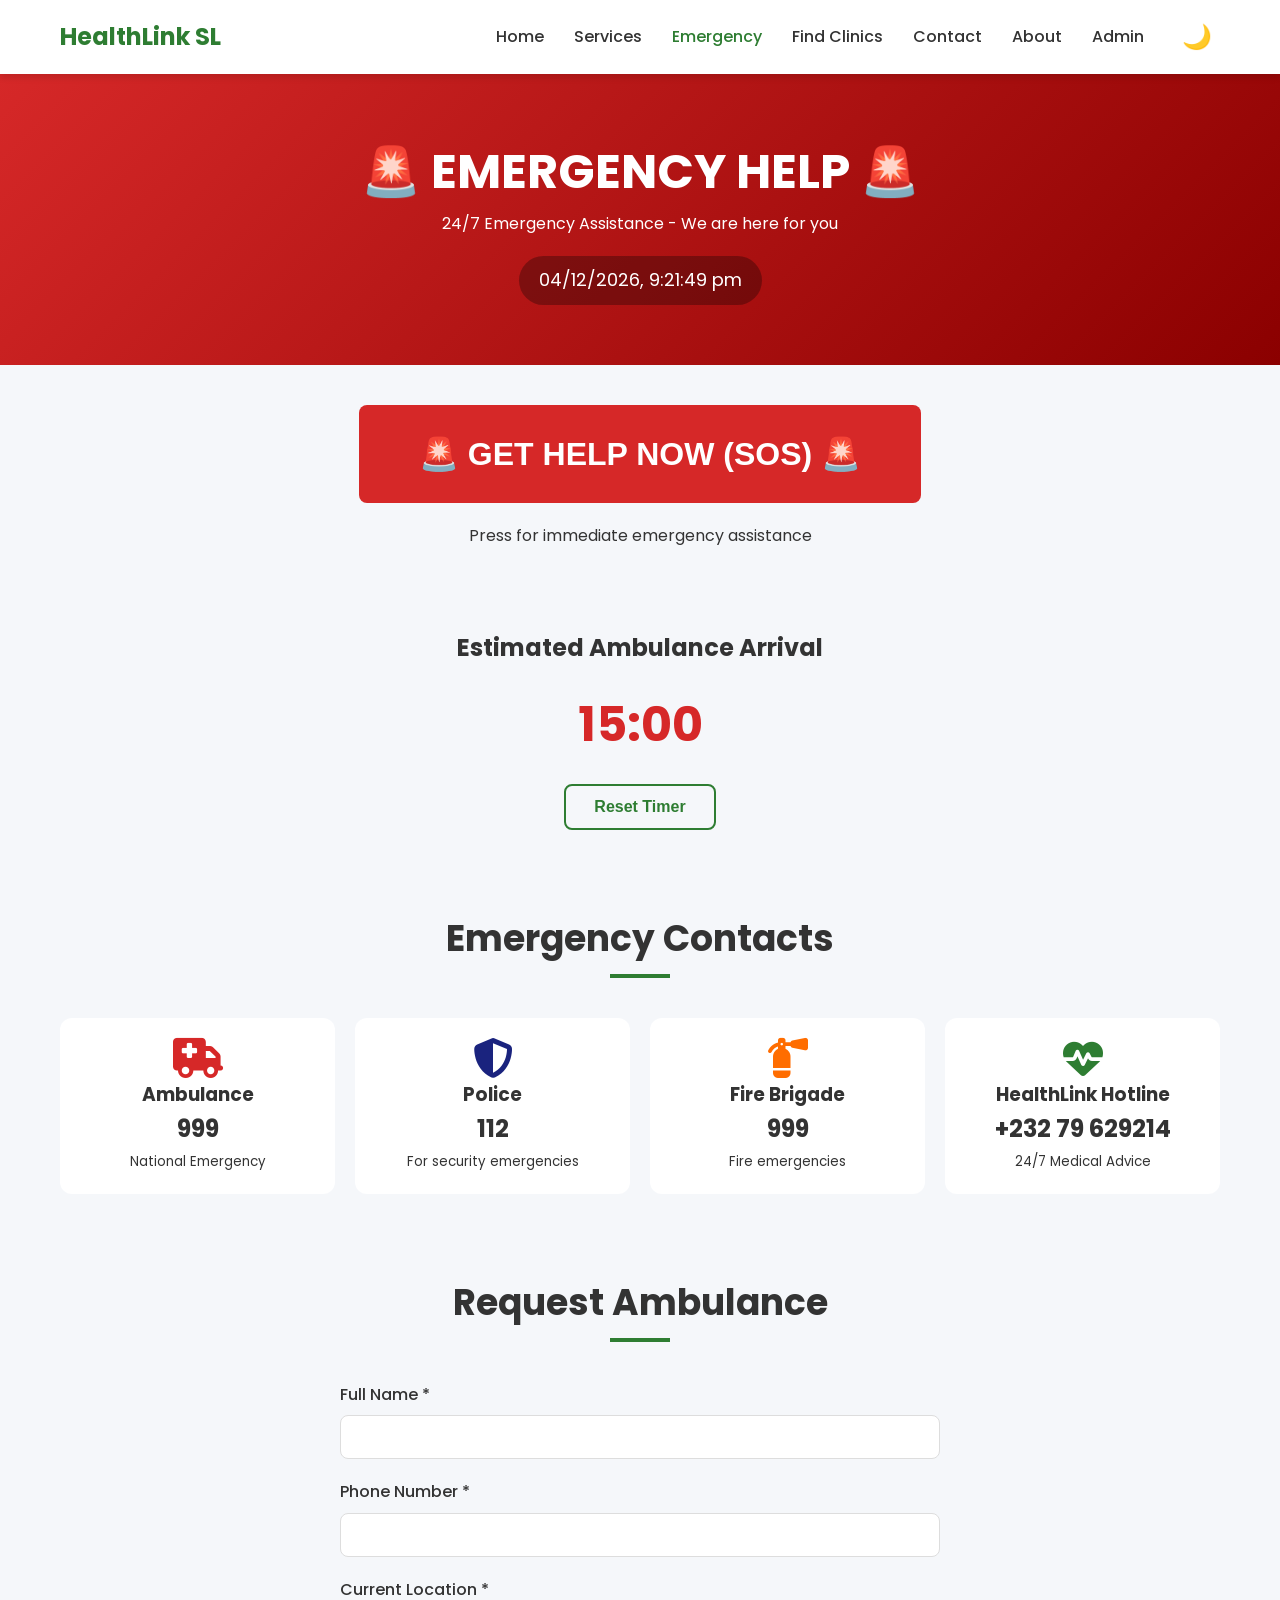
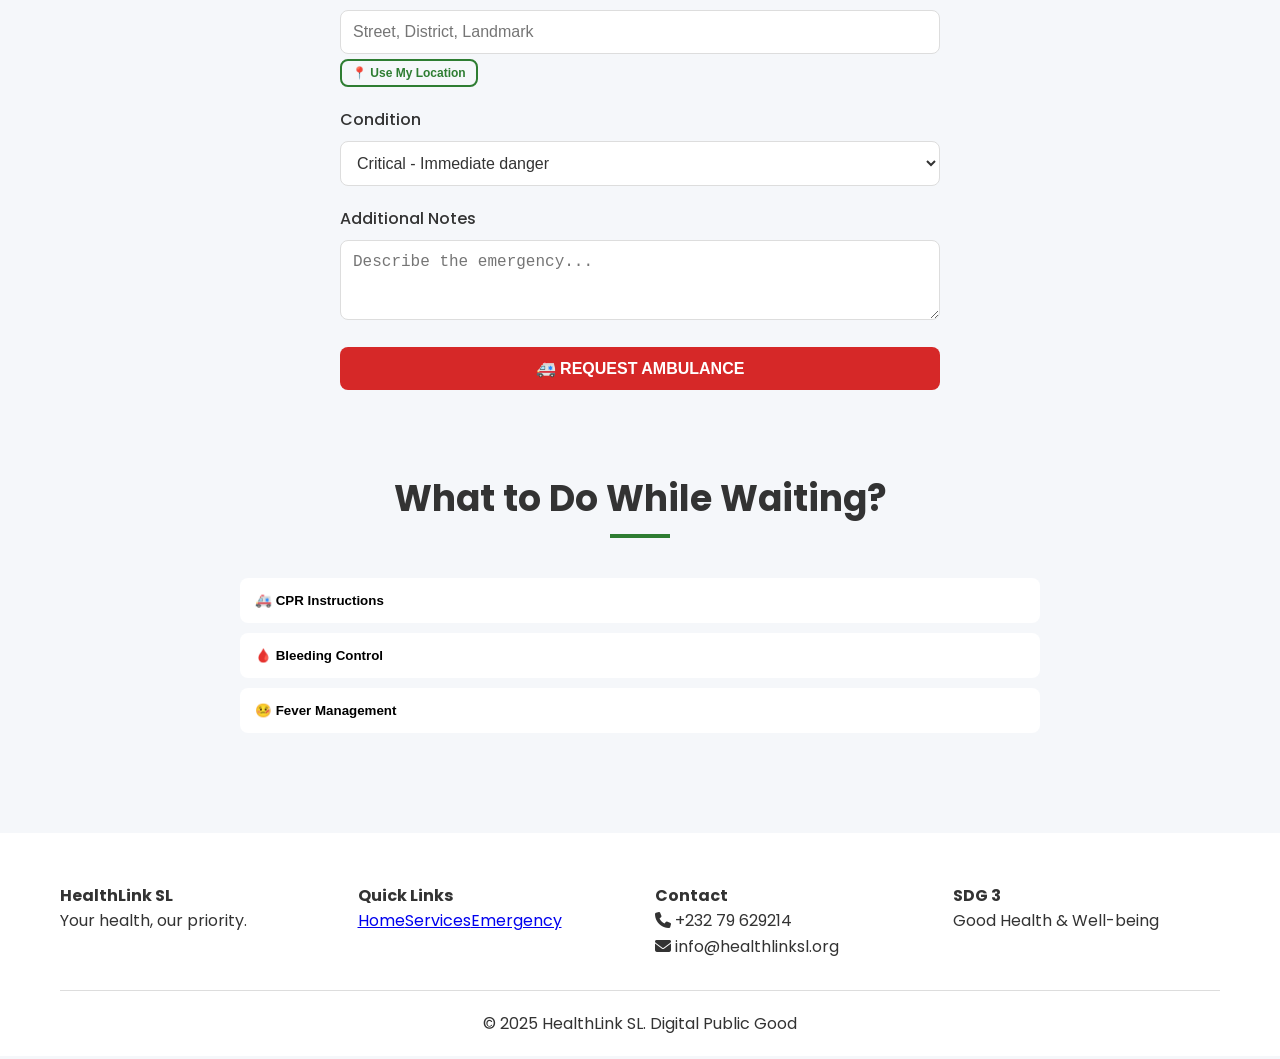
<file: emergency.html>
<!DOCTYPE html>
<html lang="en">
<head>
    <meta charset="UTF-8">
    <meta name="viewport" content="width=device-width, initial-scale=1.0">
    <title>HealthLink SL | Emergency Help</title>
    <link rel="stylesheet" href="css/style.css">
    <link rel="stylesheet" href="https://cdnjs.cloudflare.com/ajax/libs/font-awesome/6.4.0/css/all.min.css">
    <link href="https://fonts.googleapis.com/css2?family=Poppins:wght@300;400;500;600;700&display=swap" rel="stylesheet">
    <link rel="manifest" href="manifest.json">
</head>
<body>

<nav class="navbar">
    <div class="nav-container">
        <div class="logo"><span style="color:#2E7D32; font-size: 24px; font-weight: 700;">HealthLink SL</span></div>
        <div class="hamburger"><span></span><span></span><span></span></div>
        <div class="nav-menu">
            <a href="index.html">Home</a>
            <a href="services.html">Services</a>
            <a href="emergency.html" class="active">Emergency</a>
            <a href="clinics.html">Find Clinics</a>
            <a href="contact.html">Contact</a>
            <a href="about.html">About</a>
            <a href="admin.html">Admin</a>
            <button class="dark-mode-toggle">🌙</button>
        </div>
    </div>
</nav>

<section class="emergency-header" style="background: linear-gradient(135deg, #D62828, #8B0000); color: white; padding: 60px 0; text-align: center;">
    <div class="container">
        <h1 style="font-size: 48px;">🚨 EMERGENCY HELP 🚨</h1>
        <p>24/7 Emergency Assistance - We are here for you</p>
        <div id="live-clock" style="font-size: 18px; margin-top: 20px; background: rgba(0,0,0,0.3); display: inline-block; padding: 10px 20px; border-radius: 30px;"></div>
    </div>
</section>

<section class="sos-section" style="padding: 40px 0;">
    <div class="container" style="text-align: center;">
        <button id="sosButton" class="btn btn-emergency" style="font-size: 32px; padding: 30px 60px; animation: pulse 1.5s infinite;">
            🚨 GET HELP NOW (SOS) 🚨
        </button>
        <p style="margin-top: 20px;">Press for immediate emergency assistance</p>
    </div>
</section>

<section class="countdown" style="padding: 40px 0; background: var(--bg-light);">
    <div class="container" style="text-align: center;">
        <h2>Estimated Ambulance Arrival</h2>
        <div id="countdown" style="font-size: 48px; font-weight: bold; color: var(--emergency); margin: 20px 0;">15:00</div>
        <button id="resetTimer" class="btn btn-outline">Reset Timer</button>
    </div>
</section>

<section class="emergency-contacts" style="padding: 40px 0;">
    <div class="container">
        <h2 class="section-title">Emergency Contacts</h2>
        <div class="contacts-grid" style="display: grid; grid-template-columns: repeat(4, 1fr); gap: 20px;">
            <div class="contact-card" style="background: var(--bg-white); padding: 20px; border-radius: 12px; text-align: center;">
                <i class="fas fa-ambulance" style="font-size: 40px; color: var(--emergency);"></i>
                <h3>Ambulance</h3>
                <p class="call-btn" data-phone="999" style="font-size: 24px; font-weight: bold; cursor: pointer;">999</p>
                <small>National Emergency</small>
            </div>
            <div class="contact-card" style="background: var(--bg-white); padding: 20px; border-radius: 12px; text-align: center;">
                <i class="fas fa-shield-alt" style="font-size: 40px; color: #1a237e;"></i>
                <h3>Police</h3>
                <p class="call-btn" data-phone="112" style="font-size: 24px; font-weight: bold; cursor: pointer;">112</p>
                <small>For security emergencies</small>
            </div>
            <div class="contact-card" style="background: var(--bg-white); padding: 20px; border-radius: 12px; text-align: center;">
                <i class="fas fa-fire-extinguisher" style="font-size: 40px; color: #ff6d00;"></i>
                <h3>Fire Brigade</h3>
                <p class="call-btn" data-phone="999" style="font-size: 24px; font-weight: bold; cursor: pointer;">999</p>
                <small>Fire emergencies</small>
            </div>
            <div class="contact-card" style="background: var(--bg-white); padding: 20px; border-radius: 12px; text-align: center;">
                <i class="fas fa-heartbeat" style="font-size: 40px; color: var(--primary);"></i>
                <h3>HealthLink Hotline</h3>
                <p class="call-btn" data-phone="+23279629214" style="font-size: 24px; font-weight: bold; cursor: pointer;">+232 79 629214</p>
                <small>24/7 Medical Advice</small>
            </div>
        </div>
    </div>
</section>

<section class="ambulance-request" style="padding: 40px 0; background: var(--bg-light);">
    <div class="container">
        <h2 class="section-title">Request Ambulance</h2>
        <div style="max-width: 600px; margin: 0 auto;">
            <form id="ambulanceForm">
                <div class="form-group">
                    <label>Full Name *</label>
                    <input type="text" id="ambName" required>
                </div>
                <div class="form-group">
                    <label>Phone Number *</label>
                    <input type="tel" id="ambPhone" required>
                </div>
                <div class="form-group">
                    <label>Current Location *</label>
                    <input type="text" id="ambLocation" required placeholder="Street, District, Landmark">
                    <button type="button" id="getLocationBtn" class="btn btn-outline" style="margin-top: 5px; padding: 5px 10px; font-size: 12px;">📍 Use My Location</button>
                </div>
                <div class="form-group">
                    <label>Condition</label>
                    <select id="ambCondition">
                        <option>Critical - Immediate danger</option>
                        <option>Serious - Needs urgent care</option>
                        <option>Stable - Can wait</option>
                    </select>
                </div>
                <div class="form-group">
                    <label>Additional Notes</label>
                    <textarea id="ambNotes" rows="3" placeholder="Describe the emergency..."></textarea>
                </div>
                <button type="submit" class="btn btn-emergency" style="width: 100%;">🚑 REQUEST AMBULANCE</button>
            </form>
            <div id="ambulanceSuccess" style="display: none; margin-top: 20px; padding: 15px; border-radius: 8px;"></div>
        </div>
    </div>
</section>

<section class="emergency-tips" style="padding: 40px 0;">
    <div class="container">
        <h2 class="section-title">What to Do While Waiting?</h2>
        <div class="accordion" style="max-width: 800px; margin: 0 auto;">
            <div class="accordion-item" style="margin-bottom: 10px;">
                <button class="accordion-header" style="width: 100%; padding: 15px; background: var(--bg-white); border: none; text-align: left; font-weight: bold; cursor: pointer; border-radius: 8px;">🚑 CPR Instructions</button>
                <div class="accordion-content" style="display: none; padding: 15px; background: var(--bg-white); margin-top: 5px; border-radius: 8px;">
                    <p>Push hard and fast in the center of the chest at 100-120 compressions per minute. Call for help immediately.</p>
                </div>
            </div>
            <div class="accordion-item" style="margin-bottom: 10px;">
                <button class="accordion-header" style="width: 100%; padding: 15px; background: var(--bg-white); border: none; text-align: left; font-weight: bold; cursor: pointer; border-radius: 8px;">🩸 Bleeding Control</button>
                <div class="accordion-content" style="display: none; padding: 15px; background: var(--bg-white); margin-top: 5px; border-radius: 8px;">
                    <p>Apply direct pressure to the wound with a clean cloth. Elevate the injured area if possible. Do not remove embedded objects.</p>
                </div>
            </div>
            <div class="accordion-item" style="margin-bottom: 10px;">
                <button class="accordion-header" style="width: 100%; padding: 15px; background: var(--bg-white); border: none; text-align: left; font-weight: bold; cursor: pointer; border-radius: 8px;">🤒 Fever Management</button>
                <div class="accordion-content" style="display: none; padding: 15px; background: var(--bg-white); margin-top: 5px; border-radius: 8px;">
                    <p>Keep the person cool with a damp cloth. Encourage fluids. Seek medical attention if fever is high or persistent.</p>
                </div>
            </div>
        </div>
    </div>
</section>

<footer class="footer">
    <div class="container">
        <div class="footer-grid">
            <div><h4>HealthLink SL</h4><p>Your health, our priority.</p></div>
            <div><h4>Quick Links</h4><a href="index.html">Home</a><a href="services.html">Services</a><a href="emergency.html">Emergency</a></div>
            <div><h4>Contact</h4><p><i class="fas fa-phone"></i> +232 79 629214</p><p><i class="fas fa-envelope"></i> info@healthlinksl.org</p></div>
            <div><h4>SDG 3</h4><p>Good Health & Well-being</p></div>
        </div>
        <div class="copyright"><p>&copy; 2025 HealthLink SL. Digital Public Good</p></div>
    </div>
</footer>

<script src="js/main.js"></script>
<script>
    // Live Clock
    function updateClock() {
        const clockEl = document.getElementById('live-clock');
        if (clockEl) {
            const now = new Date();
            clockEl.textContent = now.toLocaleString('en-SL');
        }
    }
    updateClock();
    setInterval(updateClock, 1000);
    
    // SOS Button
    const sosBtn = document.getElementById('sosButton');
    if (sosBtn) {
        sosBtn.addEventListener('click', () => {
            const confirmed = confirm('🚨 EMERGENCY SOS 🚨\n\nYou are about to request emergency assistance.\n\nEmergency services will be notified immediately.\n\nContinue?');
            if (confirmed) {
                alert('🚑 EMERGENCY ALERT SENT! 🚑\n\nAmbulance dispatched to your location.\nEmergency services will call you shortly.\n\nStay calm and wait for help.\n\nEmergency Hotline: +232 79 629214 ');
            }
        });
    }
    
    // Countdown Timer
    let timeLeft = 900;
    const countdownEl = document.getElementById('countdown');
    let timerInterval;
    function updateCountdown() {
        if (countdownEl) {
            const minutes = Math.floor(timeLeft / 60);
            const seconds = timeLeft % 60;
            countdownEl.textContent = `${minutes.toString().padStart(2, '0')}:${seconds.toString().padStart(2, '0')}`;
            if (timeLeft > 0) {
                timeLeft--;
            } else {
                clearInterval(timerInterval);
                countdownEl.textContent = "Arriving Now!";
            }
        }
    }
    function startTimer() {
        if (timerInterval) clearInterval(timerInterval);
        timerInterval = setInterval(updateCountdown, 1000);
    }
    startTimer();
    const resetTimer = document.getElementById('resetTimer');
    if (resetTimer) {
        resetTimer.addEventListener('click', () => {
            timeLeft = 900;
            updateCountdown();
            if (timerInterval) clearInterval(timerInterval);
            startTimer();
        });
    }
    
    // Ambulance Form - FULLY FIXED
    const ambForm = document.getElementById('ambulanceForm');
    const getLocationBtn = document.getElementById('getLocationBtn');
    const ambulanceSuccess = document.getElementById('ambulanceSuccess');
    
    if (getLocationBtn) {
        getLocationBtn.addEventListener('click', () => {
            const locationInput = document.getElementById('ambLocation');
            if (navigator.geolocation) {
                navigator.geolocation.getCurrentPosition((position) => {
                    locationInput.value = `Lat: ${position.coords.latitude.toFixed(4)}, Lon: ${position.coords.longitude.toFixed(4)}`;
                }, () => {
                    alert('Unable to get location. Please enter your address manually.');
                });
            } else {
                alert('Geolocation not supported.');
            }
        });
    }
    
    if (ambForm) {
        ambForm.addEventListener('submit', (e) => {
            e.preventDefault();
            const name = document.getElementById('ambName').value;
            const phone = document.getElementById('ambPhone').value;
            const location = document.getElementById('ambLocation').value;
            const condition = document.getElementById('ambCondition').value;
            const notes = document.getElementById('ambNotes').value;
            
            if (!name || !phone || !location) {
                alert('❌ Please fill all required fields (Name, Phone, Location)');
                return;
            }
            
            // Create ambulance request object
            const ambulanceRequest = {
                id: Date.now(),
                type: 'AMBULANCE',
                name: name,
                phone: phone,
                location: location,
                condition: condition,
                notes: notes,
                status: 'PENDING',
                timestamp: new Date().toLocaleString()
            };
            
            // Save to ambulanceRequests
            let ambulanceRequests = JSON.parse(localStorage.getItem('ambulanceRequests') || '[]');
            ambulanceRequests.push(ambulanceRequest);
            localStorage.setItem('ambulanceRequests', JSON.stringify(ambulanceRequests));
            
            // Also save to contactMessages so admin sees it
            let contactMessages = JSON.parse(localStorage.getItem('contactMessages') || '[]');
            contactMessages.push({
                id: Date.now(),
                name: name,
                email: 'ambulance@emergency.com',
                phone: phone,
                subject: '🚑 AMBULANCE REQUEST',
                message: `🚑 EMERGENCY AMBULANCE REQUEST\n\nName: ${name}\nPhone: ${phone}\nLocation: ${location}\nCondition: ${condition}\nNotes: ${notes || 'None'}`,
                date: new Date().toLocaleString(),
                read: false,
                type: 'AMBULANCE'
            });
            localStorage.setItem('contactMessages', JSON.stringify(contactMessages));
            
            // Save to appointments array as well for redundancy
            let appointments = JSON.parse(localStorage.getItem('appointments') || '[]');
            appointments.push({
                id: Date.now(),
                type: 'AMBULANCE',
                name: name,
                email: 'ambulance@emergency.com',
                phone: phone,
                date: new Date().toLocaleString(),
                department: 'EMERGENCY',
                message: `🚑 AMBULANCE REQUEST - Location: ${location}, Condition: ${condition}`,
                createdAt: new Date().toLocaleString()
            });
            localStorage.setItem('appointments', JSON.stringify(appointments));
            
            // Show success message
            if (ambulanceSuccess) {
                ambulanceSuccess.style.display = 'block';
                ambulanceSuccess.innerHTML = `🚑 AMBULANCE REQUEST RECEIVED 🚑<br><br>
                <strong>Name:</strong> ${name}<br>
                <strong>Phone:</strong> ${phone}<br>
                <strong>Location:</strong> ${location}<br>
                <strong>Condition:</strong> ${condition}<br><br>
                ✅ Emergency services have been notified!<br>
                ✅ Ambulance dispatched to your location!<br>
                ✅ You will receive a call shortly.<br><br>
                <strong>📞 Emergency Hotline: +232 76 123456</strong><br><br>
                HealthLink SL - Your Health, Our Priority!`;
                ambulanceSuccess.style.background = '#ffebee';
                ambulanceSuccess.style.color = '#c62828';
                ambulanceSuccess.style.border = '2px solid #D62828';
                setTimeout(() => { ambulanceSuccess.style.display = 'none'; }, 8000);
            } else {
                alert(`🚑 AMBULANCE REQUEST RECEIVED!\n\nName: ${name}\nPhone: ${phone}\nLocation: ${location}\nCondition: ${condition}\n\nEmergency services have been notified!`);
            }
            
            ambForm.reset();
            
            // Debug - verify save
            console.log('✅ Ambulance request saved. Total:', JSON.parse(localStorage.getItem('ambulanceRequests') || '[]').length);
        });
    }
    
    // Accordion functionality
    const accordionHeaders = document.querySelectorAll('.accordion-header');
    accordionHeaders.forEach(header => {
        header.addEventListener('click', () => {
            const content = header.nextElementSibling;
            content.style.display = content.style.display === 'block' ? 'none' : 'block';
        });
    });
    
    // Call button handler for emergency contacts
    document.querySelectorAll('.call-btn').forEach(btn => {
        btn.addEventListener('click', function(e) {
            e.stopPropagation();
            const phone = this.getAttribute('data-phone');
            if (phone) {
                if (confirm(`📞 Call ${phone}?`)) {
                    window.location.href = `tel:${phone.replace(/[^0-9+]/g, '')}`;
                }
            }
        });
    });
</script>
<!-- DARK MODE FIX -->
<script>
(function() {
    const darkModeBtn = document.querySelector('.dark-mode-toggle');
    if (!darkModeBtn) return;
    function setTheme(theme) {
        if (theme === 'dark') {
            document.documentElement.setAttribute('data-theme', 'dark');
            darkModeBtn.innerHTML = '☀️';
            localStorage.setItem('darkMode', 'enabled');
        } else {
            document.documentElement.removeAttribute('data-theme');
            darkModeBtn.innerHTML = '🌙';
            localStorage.setItem('darkMode', 'disabled');
        }
    }
    const savedMode = localStorage.getItem('darkMode');
    setTheme(savedMode === 'enabled' ? 'dark' : 'light');
    darkModeBtn.onclick = function(e) {
        e.preventDefault();
        const isDark = document.documentElement.getAttribute('data-theme') === 'dark';
        setTheme(isDark ? 'light' : 'dark');
    };
})();
</script>
</body>
</html>
</file>
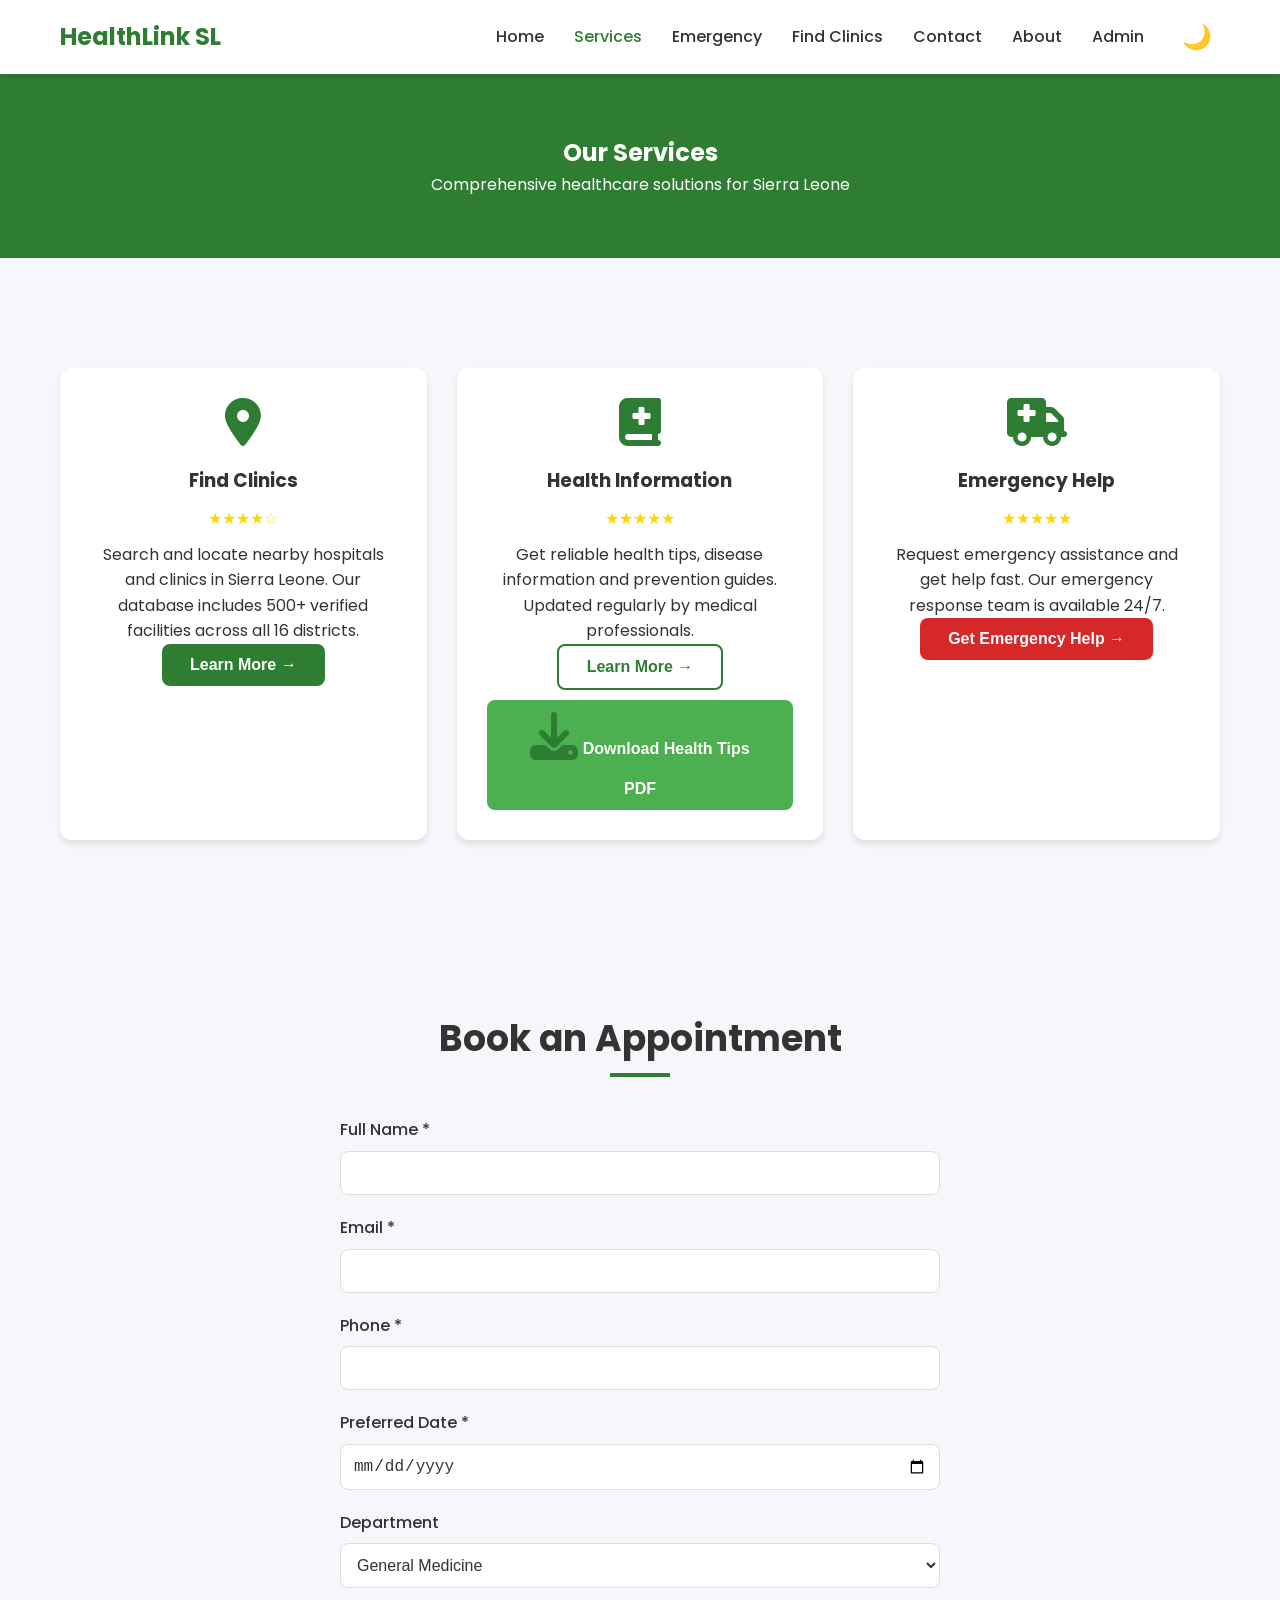
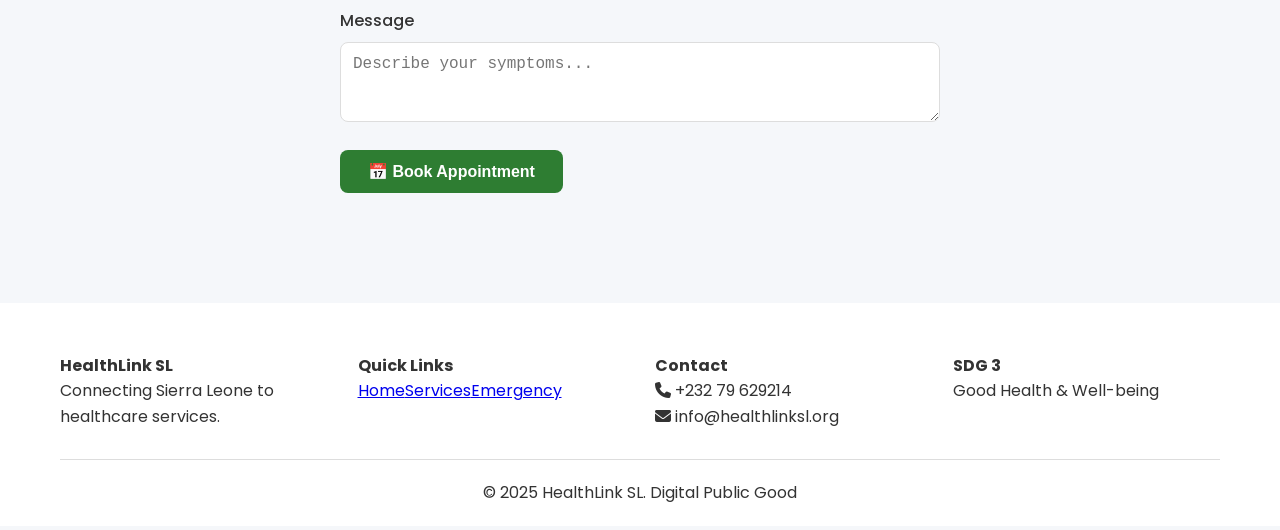
<file: services.html>
<!DOCTYPE html>
<html lang="en">
<head>
    <meta charset="UTF-8">
    <meta name="viewport" content="width=device-width, initial-scale=1.0">
    <title>HealthLink SL | Our Services</title>
    <link rel="stylesheet" href="css/style.css">
    <link rel="stylesheet" href="https://cdnjs.cloudflare.com/ajax/libs/font-awesome/6.4.0/css/all.min.css">
    <link href="https://fonts.googleapis.com/css2?family=Poppins:wght@300;400;500;600;700&display=swap" rel="stylesheet">
    <link rel="manifest" href="manifest.json">
    <script>
    function googleTranslateElementInit() {
        new google.translate.TranslateElement({
            pageLanguage: 'en',
            includedLanguages: 'en,fr,ar,zh',
            layout: google.translate.TranslateElement.InlineLayout.SIMPLE
        }, 'google_translate_element');
    }
    </script>
    <script src="//translate.google.com/translate_a/element.js?cb=googleTranslateElementInit"></script>
</head>
<body>

<nav class="navbar">
    <div class="nav-container">
        <div class="logo"><span style="color:#2E7D32; font-size: 24px; font-weight: 700;">HealthLink SL</span></div>
        <div class="hamburger"><span></span><span></span><span></span></div>
        <div class="nav-menu">
            <a href="index.html">Home</a>
            <a href="services.html" class="active">Services</a>
            <a href="emergency.html">Emergency</a>
            <a href="clinics.html">Find Clinics</a>
            <a href="contact.html">Contact</a>
            <a href="about.html">About</a>
            <a href="admin.html">Admin</a>
            <button class="dark-mode-toggle">🌙</button>
        </div>
    </div>
</nav>

<section class="page-header" style="background: var(--primary); color: white; padding: 60px 0; text-align: center;">
    <div class="container">
        <h1>Our Services</h1>
        <p>Comprehensive healthcare solutions for Sierra Leone</p>
    </div>
</section>

<section class="services" style="padding: 60px 0;">
    <div class="container">
        <div class="services-grid">
            <div class="service-card">
                <i class="fas fa-map-marker-alt"></i>
                <h3>Find Clinics</h3>
                <div class="rating">★★★★☆</div>
                <p>Search and locate nearby hospitals and clinics in Sierra Leone. Our database includes 500+ verified facilities across all 16 districts.</p>
                <button class="btn btn-primary" onclick="window.location.href='clinics.html'">Learn More →</button>
            </div>
            <div class="service-card">
                <i class="fas fa-book-medical"></i>
                <h3>Health Information</h3>
                <div class="rating">★★★★★</div>
                <p>Get reliable health tips, disease information and prevention guides. Updated regularly by medical professionals.</p>
                <button class="btn btn-outline" id="healthInfoBtn">Learn More →</button>
                <button class="btn btn-primary" id="downloadTipsBtn" style="margin-top: 10px; background: #4CAF50;"><i class="fas fa-download"></i> Download Health Tips PDF</button>
            </div>
            <div class="service-card">
                <i class="fas fa-ambulance"></i>
                <h3>Emergency Help</h3>
                <div class="rating">★★★★★</div>
                <p>Request emergency assistance and get help fast. Our emergency response team is available 24/7.</p>
                <button class="btn btn-emergency" onclick="window.location.href='emergency.html'">Get Emergency Help →</button>
            </div>
        </div>
    </div>
</section>

<section class="appointment" style="padding: 60px 0; background: var(--bg-light);">
    <div class="container">
        <h2 class="section-title">Book an Appointment</h2>
        <div style="max-width: 600px; margin: 0 auto;">
            <form id="appointmentForm">
                <div class="form-group">
                    <label>Full Name *</label>
                    <input type="text" id="aptName" required>
                </div>
                <div class="form-group">
                    <label>Email *</label>
                    <input type="email" id="aptEmail" required>
                </div>
                <div class="form-group">
                    <label>Phone *</label>
                    <input type="tel" id="aptPhone" required>
                </div>
                <div class="form-group">
                    <label>Preferred Date *</label>
                    <input type="date" id="aptDate" required>
                </div>
                <div class="form-group">
                    <label>Department</label>
                    <select id="aptDepartment">
                        <option>General Medicine</option>
                        <option>Pediatrics</option>
                        <option>Maternity</option>
                        <option>Emergency</option>
                        <option>Dental</option>
                    </select>
                </div>
                <div class="form-group">
                    <label>Message</label>
                    <textarea id="aptMessage" rows="3" placeholder="Describe your symptoms..."></textarea>
                </div>
                <button type="submit" class="btn btn-primary">📅 Book Appointment</button>
            </form>
            <div id="appointmentSuccess" style="display: none; margin-top: 20px; padding: 15px; border-radius: 8px;"></div>
        </div>
    </div>
</section>

<div id="healthModal" class="modal">
    <div class="modal-content">
        <span class="modal-close" onclick="closeModal()">&times;</span>
        <h2>Health Tips & Information</h2>
        <div style="margin: 20px 0;">
            <h3>💧 Stay Hydrated</h3>
            <p>Drink at least 8 glasses of water daily, especially in Sierra Leone's tropical climate.</p>
            <h3>🦟 Prevent Malaria</h3>
            <p>Use mosquito nets and repellent. Seek medical attention if you have fever.</p>
            <h3>💉 Vaccination Schedule</h3>
            <p>Visit your nearest clinic for routine vaccinations. Check with Ministry of Health for updates.</p>
            <h3>🤰 Maternal Health</h3>
            <p>Pregnant women should attend all antenatal checkups. Free healthcare for pregnant women in government facilities.</p>
            <h3>🥗 Nutrition</h3>
            <p>Eat a balanced diet with local fruits and vegetables. Limit processed foods and sugar.</p>
        </div>
        <button class="btn btn-primary" onclick="closeModal()">Close</button>
    </div>
</div>

<footer class="footer">
    <div class="container">
        <div class="footer-grid">
            <div><h4>HealthLink SL</h4><p>Connecting Sierra Leone to healthcare services.</p></div>
            <div><h4>Quick Links</h4><a href="index.html">Home</a><a href="services.html">Services</a><a href="emergency.html">Emergency</a></div>
            <div><h4>Contact</h4><p><i class="fas fa-phone"></i> +232 79 629214</p><p><i class="fas fa-envelope"></i> info@healthlinksl.org</p></div>
            <div><h4>SDG 3</h4><p>Good Health & Well-being</p><div id="google_translate_element"></div></div>
        </div>
        <div class="copyright"><p>&copy; 2025 HealthLink SL. Digital Public Good</p></div>
    </div>
</footer>

<script src="js/main.js"></script>
<script>
    // Modal functionality
    const modal = document.getElementById('healthModal');
    const healthBtn = document.getElementById('healthInfoBtn');
    window.closeModal = function() { 
        if (modal) modal.style.display = 'none'; 
    };
    function openModal() { 
        if (modal) modal.style.display = 'flex'; 
    }
    if (healthBtn) healthBtn.onclick = openModal;
    window.onclick = (e) => { if (e.target === modal) closeModal(); };
    
    // Download PDF functionality
    const downloadBtn = document.getElementById('downloadTipsBtn');
    if (downloadBtn) {
        downloadBtn.addEventListener('click', () => {
            const content = `HEALTHLINK SL - HEALTH TIPS GUIDE\n================================\n\n1. STAY HYDRATED\nDrink 8+ glasses of water daily.\n\n2. PREVENT MALARIA\nUse mosquito nets and repellent.\n\n3. VACCINATION\nKeep up with routine vaccines.\n\n4. MATERNAL HEALTH\nAttend all antenatal checkups.\n\n5. NUTRITION\nEat balanced meals with local produce.\n\nFor more info: www.healthlinksl.org\nEmergency: +232 79 629214`;
            const blob = new Blob([content], {type: 'text/plain'});
            const url = URL.createObjectURL(blob);
            const a = document.createElement('a');
            a.href = url;
            a.download = 'health-tips-guide.txt';
            a.click();
            URL.revokeObjectURL(url);
            alert('✅ Health tips guide downloaded!');
        });
    }
    
    // Appointment form - FULLY FIXED with email notification
    const aptForm = document.getElementById('appointmentForm');
    const appointmentSuccess = document.getElementById('appointmentSuccess');

    if (aptForm) {
        aptForm.addEventListener('submit', async (e) => {
            e.preventDefault();
            
            const name = document.getElementById('aptName').value;
            const email = document.getElementById('aptEmail').value;
            const phone = document.getElementById('aptPhone').value;
            const date = document.getElementById('aptDate').value;
            const department = document.getElementById('aptDepartment').value;
            const message = document.getElementById('aptMessage').value;
            
            const emailRegex = /^[^\s@]+@([^\s@]+\.)+[^\s@]+$/;
            
            if (!name || !email || !phone || !date) {
                alert('❌ Please fill all required fields (Name, Email, Phone, Date)');
                return;
            }
            
            if (!emailRegex.test(email)) {
                alert('❌ Please enter a valid email address');
                return;
            }
            
            // Disable button and show loading
            const submitBtn = aptForm.querySelector('button[type="submit"]');
            const originalText = submitBtn.textContent;
            submitBtn.textContent = '⏳ Sending...';
            submitBtn.disabled = true;
            
            // Save appointment to localStorage (for admin panel)
            const appointments = JSON.parse(localStorage.getItem('appointments') || '[]');
            const newAppointment = {
                id: Date.now(),
                name: name,
                email: email,
                phone: phone,
                date: date,
                department: department,
                message: message,
                status: 'pending',
                createdAt: new Date().toLocaleString()
            };
            appointments.push(newAppointment);
            localStorage.setItem('appointments', JSON.stringify(appointments));
            
            // Also save to general messages
            const allMessages = JSON.parse(localStorage.getItem('allMessages') || '[]');
            allMessages.push({
                id: Date.now(),
                type: 'APPOINTMENT',
                ...newAppointment
            });
            localStorage.setItem('allMessages', JSON.stringify(allMessages));
            
            // Send email via Formspree (using your ID: xgoqrabe)
            try {
                const response = await fetch('https://formspree.io/f/xgoqrabe', {
                    method: 'POST',
                    headers: { 'Content-Type': 'application/json' },
                    body: JSON.stringify({
                        name: name,
                        email: email,
                        phone: phone,
                        _subject: `📅 APPOINTMENT REQUEST: ${department} - ${name}`,
                        message: `APPOINTMENT REQUEST DETAILS:
─────────────────────────────────────────
Name: ${name}
Email: ${email}
Phone: ${phone}
Preferred Date: ${date}
Department: ${department}
Additional Message: ${message || 'No additional message'}
─────────────────────────────────────────
Please contact the patient to confirm this appointment.
                        
Thank you,
HealthLink SL System`
                    })
                });
                
                if (appointmentSuccess) {
                    appointmentSuccess.style.display = 'block';
                    appointmentSuccess.innerHTML = `✅ APPOINTMENT REQUEST SENT SUCCESSFULLY!<br><br>
                    <strong>Thank you ${name}!</strong><br><br>
                    📅 Date: ${date}<br>
                    🏥 Department: ${department}<br>
                    📞 Phone: ${phone}<br><br>
                    We have received your request and will contact you within 24 hours to confirm.<br><br>
                    <strong>HealthLink SL - Your Health, Our Priority! 💚</strong>`;
                    appointmentSuccess.style.background = '#e8f5e9';
                    appointmentSuccess.style.color = '#2e7d32';
                    appointmentSuccess.style.padding = '15px';
                    appointmentSuccess.style.borderRadius = '8px';
                    aptForm.reset();
                    setTimeout(() => { appointmentSuccess.style.display = 'none'; }, 8000);
                } else {
                    alert(`✅ APPOINTMENT REQUEST RECEIVED!\n\nThank you ${name}!\n\n📅 Date: ${date}\n🏥 Department: ${department}\n📞 Phone: ${phone}\n\nWe will contact you within 24 hours to confirm your appointment.\n\nHealthLink SL - Your Health, Our Priority!`);
                    aptForm.reset();
                }
            } catch (error) {
                // Fallback if email fails
                alert(`✅ APPOINTMENT SAVED LOCALLY!\n\nThank you ${name}!\n\n📅 Date: ${date}\n🏥 Department: ${department}\n📞 Phone: ${phone}\n\nWe will review your request and contact you soon.\n\nHealthLink SL - Your Health, Our Priority!`);
                aptForm.reset();
            } finally {
                submitBtn.textContent = originalText;
                submitBtn.disabled = false;
            }
        });
    }
</script>
<!-- DARK MODE FIX -->
<script>
(function() {
    const darkModeBtn = document.querySelector('.dark-mode-toggle');
    if (!darkModeBtn) return;
    function setTheme(theme) {
        if (theme === 'dark') {
            document.documentElement.setAttribute('data-theme', 'dark');
            darkModeBtn.innerHTML = '☀️';
            localStorage.setItem('darkMode', 'enabled');
        } else {
            document.documentElement.removeAttribute('data-theme');
            darkModeBtn.innerHTML = '🌙';
            localStorage.setItem('darkMode', 'disabled');
        }
    }
    const savedMode = localStorage.getItem('darkMode');
    setTheme(savedMode === 'enabled' ? 'dark' : 'light');
    darkModeBtn.onclick = function(e) {
        e.preventDefault();
        const isDark = document.documentElement.getAttribute('data-theme') === 'dark';
        setTheme(isDark ? 'light' : 'dark');
    };
})();
</script>
</body>
</html>
</file>
<file: css/style.css>
/* ============================================
   HEALTHLINK SL - MAIN STYLESHEET
   ============================================ */

* {
    margin: 0;
    padding: 0;
    box-sizing: border-box;
}

:root {
    --primary: #2E7D32;
    --primary-dark: #1B5E20;
    --primary-light: #4CAF50;
    --emergency: #D62828;
    --emergency-dark: #B71C1C;
    --text: #333333;
    --text-light: #666666;
    --bg-light: #F5F7FA;
    --bg-white: #FFFFFF;
    --shadow: 0 4px 6px rgba(0,0,0,0.1);
    --shadow-hover: 0 10px 20px rgba(0,0,0,0.15);
    --transition: all 0.3s ease;
}

[data-theme="dark"] {
    --primary: #4CAF50;
    --primary-dark: #2E7D32;
    --text: #F5F5F5;
    --text-light: #CCCCCC;
    --bg-light: #1a1a2e;
    --bg-white: #16213e;
    --shadow: 0 4px 6px rgba(0,0,0,0.3);
}

body {
    font-family: 'Poppins', 'Roboto', sans-serif;
    color: var(--text);
    background-color: var(--bg-light);
    line-height: 1.6;
    transition: var(--transition);
}

.container {
    max-width: 1200px;
    margin: 0 auto;
    padding: 0 20px;
}

/* Navigation */
.navbar {
    background: var(--bg-white);
    box-shadow: var(--shadow);
    position: sticky;
    top: 0;
    z-index: 1000;
}

.nav-container {
    display: flex;
    justify-content: space-between;
    align-items: center;
    padding: 15px 20px;
    max-width: 1200px;
    margin: 0 auto;
}

.logo {
    font-size: 24px;
    font-weight: 700;
    color: var(--primary);
}

.nav-menu {
    display: flex;
    gap: 30px;
    align-items: center;
}

.nav-menu a {
    font-weight: 500;
    transition: var(--transition);
    text-decoration: none;
    color: var(--text);
}

.nav-menu a:hover,
.nav-menu a.active {
    color: var(--primary);
}

.hamburger {
    display: none;
    flex-direction: column;
    cursor: pointer;
    gap: 5px;
}

.hamburger span {
    width: 25px;
    height: 3px;
    background: var(--text);
    transition: var(--transition);
}

.hamburger.active span:nth-child(1) {
    transform: rotate(45deg) translate(5px, 5px);
}
.hamburger.active span:nth-child(2) {
    opacity: 0;
}
.hamburger.active span:nth-child(3) {
    transform: rotate(-45deg) translate(7px, -6px);
}

/* Buttons */
.btn {
    display: inline-block;
    padding: 12px 28px;
    border-radius: 8px;
    font-weight: 600;
    text-align: center;
    transition: var(--transition);
    cursor: pointer;
    border: none;
    font-size: 16px;
}

.btn-primary {
    background: var(--primary);
    color: white;
}
.btn-primary:hover {
    background: var(--primary-dark);
    transform: translateY(-2px);
}

.btn-emergency {
    background: var(--emergency);
    color: white;
    animation: pulse 1.5s infinite;
}
.btn-emergency:hover {
    background: var(--emergency-dark);
    transform: scale(1.05);
}

.btn-outline {
    border: 2px solid var(--primary);
    background: transparent;
    color: var(--primary);
}

@keyframes pulse {
    0% { transform: scale(1); }
    50% { transform: scale(1.05); }
    100% { transform: scale(1); }
}

.dark-mode-toggle {
    background: none;
    border: none;
    font-size: 24px;
    cursor: pointer;
    padding: 8px;
    border-radius: 50%;
    transition: var(--transition);
}

/* Hero */
.hero {
    background: linear-gradient(rgba(0,0,0,0.5), rgba(0,0,0,0.5)), url('https://images.unsplash.com/photo-1584515933487-779824d29309?w=1920&h=600&fit=crop');
    background-size: cover;
    background-position: center;
    color: white;
    padding: 100px 0;
    text-align: center;
}

.hero h1 { font-size: 48px; margin-bottom: 20px; }
.hero p { font-size: 20px; margin-bottom: 30px; }

.search-box {
    display: flex;
    max-width: 600px;
    margin: 30px auto;
    gap: 10px;
}
.search-box input {
    flex: 1;
    padding: 15px;
    border: none;
    border-radius: 8px;
    font-size: 16px;
}

.section-title {
    text-align: center;
    font-size: 36px;
    margin-bottom: 50px;
    position: relative;
}
.section-title::after {
    content: '';
    position: absolute;
    bottom: -10px;
    left: 50%;
    transform: translateX(-50%);
    width: 60px;
    height: 4px;
    background: var(--primary);
}

.services-grid {
    display: grid;
    grid-template-columns: repeat(3, 1fr);
    gap: 30px;
    margin: 50px 0;
}

.service-card {
    background: var(--bg-white);
    border-radius: 12px;
    padding: 30px;
    text-align: center;
    transition: var(--transition);
    box-shadow: var(--shadow);
}
.service-card:hover {
    transform: translateY(-10px);
    box-shadow: var(--shadow-hover);
}
.service-card i {
    font-size: 48px;
    color: var(--primary);
    margin-bottom: 20px;
}

.rating { color: #FFD700; margin: 10px 0; }

/* Forms */
.form-group { margin-bottom: 20px; }
.form-group label { display: block; margin-bottom: 8px; font-weight: 500; }
.form-group input, .form-group select, .form-group textarea {
    width: 100%;
    padding: 12px;
    border: 1px solid #ddd;
    border-radius: 8px;
    font-size: 16px;
    background: var(--bg-white);
    color: var(--text);
}

/* Modal */
.modal {
    display: none;
    position: fixed;
    top: 0;
    left: 0;
    width: 100%;
    height: 100%;
    background: rgba(0,0,0,0.7);
    z-index: 2000;
    justify-content: center;
    align-items: center;
}
.modal-content {
    background: var(--bg-white);
    padding: 30px;
    border-radius: 12px;
    max-width: 500px;
    width: 90%;
    max-height: 80vh;
    overflow-y: auto;
}
.modal-close {
    float: right;
    font-size: 24px;
    cursor: pointer;
}

/* Clinic Cards */
.clinic-grid {
    display: grid;
    grid-template-columns: repeat(auto-fill, minmax(350px, 1fr));
    gap: 25px;
    margin: 30px 0;
}
.clinic-card {
    background: var(--bg-white);
    border-radius: 12px;
    overflow: hidden;
    box-shadow: var(--shadow);
    transition: var(--transition);
}
.clinic-card:hover {
    transform: translateY(-5px);
    box-shadow: var(--shadow-hover);
}
.clinic-card img {
    width: 100%;
    height: 200px;
    object-fit: cover;
}
.clinic-info { padding: 20px; }
.distance { font-size: 14px; color: var(--primary); font-weight: 500; }

.filter-bar {
    display: flex;
    flex-wrap: wrap;
    gap: 15px;
    margin: 20px 0;
    justify-content: center;
}
.filter-btn {
    padding: 8px 20px;
    border: 1px solid var(--primary);
    background: transparent;
    border-radius: 30px;
    cursor: pointer;
}
.filter-btn.active, .filter-btn:hover {
    background: var(--primary);
    color: white;
}

/* Footer */
.footer {
    background: var(--bg-white);
    padding: 50px 0 20px;
    margin-top: 50px;
}
.footer-grid {
    display: grid;
    grid-template-columns: repeat(4, 1fr);
    gap: 30px;
    margin-bottom: 30px;
}
.social-links { display: flex; gap: 15px; }
.social-links a { font-size: 24px; }
.copyright { text-align: center; padding-top: 20px; border-top: 1px solid #ddd; }

/* Responsive */
@media (max-width: 1023px) {
    .services-grid { grid-template-columns: repeat(2, 1fr); }
    .footer-grid { grid-template-columns: repeat(2, 1fr); }
    .hero h1 { font-size: 36px; }
}

@media (max-width: 767px) {
    .hamburger { display: flex; }
    .nav-menu {
        position: fixed;
        left: -100%;
        top: 70px;
        flex-direction: column;
        background: var(--bg-white);
        width: 100%;
        text-align: center;
        padding: 30px 0;
        transition: 0.3s;
        box-shadow: var(--shadow);
    }
    .nav-menu.active { left: 0; }
    .services-grid { grid-template-columns: 1fr; }
    .footer-grid { grid-template-columns: 1fr; text-align: center; }
    .social-links { justify-content: center; }
    .hero h1 { font-size: 28px; }
    .hero p { font-size: 16px; }
    .search-box { flex-direction: column; }
    .clinic-grid { grid-template-columns: 1fr; }
    .stats-grid { grid-template-columns: repeat(2, 1fr) !important; }
    .testimonials-grid { grid-template-columns: 1fr !important; }
}

@media (min-width: 768px) and (max-width: 1023px) {
    .clinic-grid { grid-template-columns: repeat(2, 1fr); }
}
/* ========== MOBILE MENU STYLES - FIXED ========== */
.hamburger {
    display: none;
    flex-direction: column;
    cursor: pointer;
    gap: 5px;
    z-index: 1001;
}

.hamburger span {
    width: 25px;
    height: 3px;
    background: var(--text);
    transition: all 0.3s ease;
}

.hamburger.active span:nth-child(1) {
    transform: rotate(45deg) translate(5px, 5px);
}

.hamburger.active span:nth-child(2) {
    opacity: 0;
}

.hamburger.active span:nth-child(3) {
    transform: rotate(-45deg) translate(7px, -6px);
}

.nav-menu {
    display: flex;
    gap: 30px;
    align-items: center;
    transition: all 0.3s ease;
}

/* Mobile Layout (375px - 767px) */
@media (max-width: 767px) {
    .hamburger {
        display: flex;
    }
    
    .nav-menu {
        position: fixed;
        left: -100%;
        top: 70px;
        flex-direction: column;
        background: var(--bg-white);
        width: 100%;
        text-align: center;
        padding: 30px 0;
        transition: 0.3s ease-in-out;
        box-shadow: var(--shadow);
        z-index: 1000;
        gap: 20px;
    }
    
    .nav-menu.active {
        left: 0;
    }
    
    .nav-menu a, .nav-menu button {
        padding: 12px 0;
        width: 100%;
    }
}

/* Tablet Layout (768px - 1023px) */
@media (min-width: 768px) and (max-width: 1023px) {
    .hamburger {
        display: flex;
    }
    
    .nav-menu {
        position: fixed;
        left: -100%;
        top: 70px;
        flex-direction: column;
        background: var(--bg-white);
        width: 80%;
        text-align: center;
        padding: 30px 0;
        transition: 0.3s ease-in-out;
        box-shadow: var(--shadow);
        z-index: 1000;
        gap: 20px;
    }
    
    .nav-menu.active {
        left: 0;
    }
}
</file>
